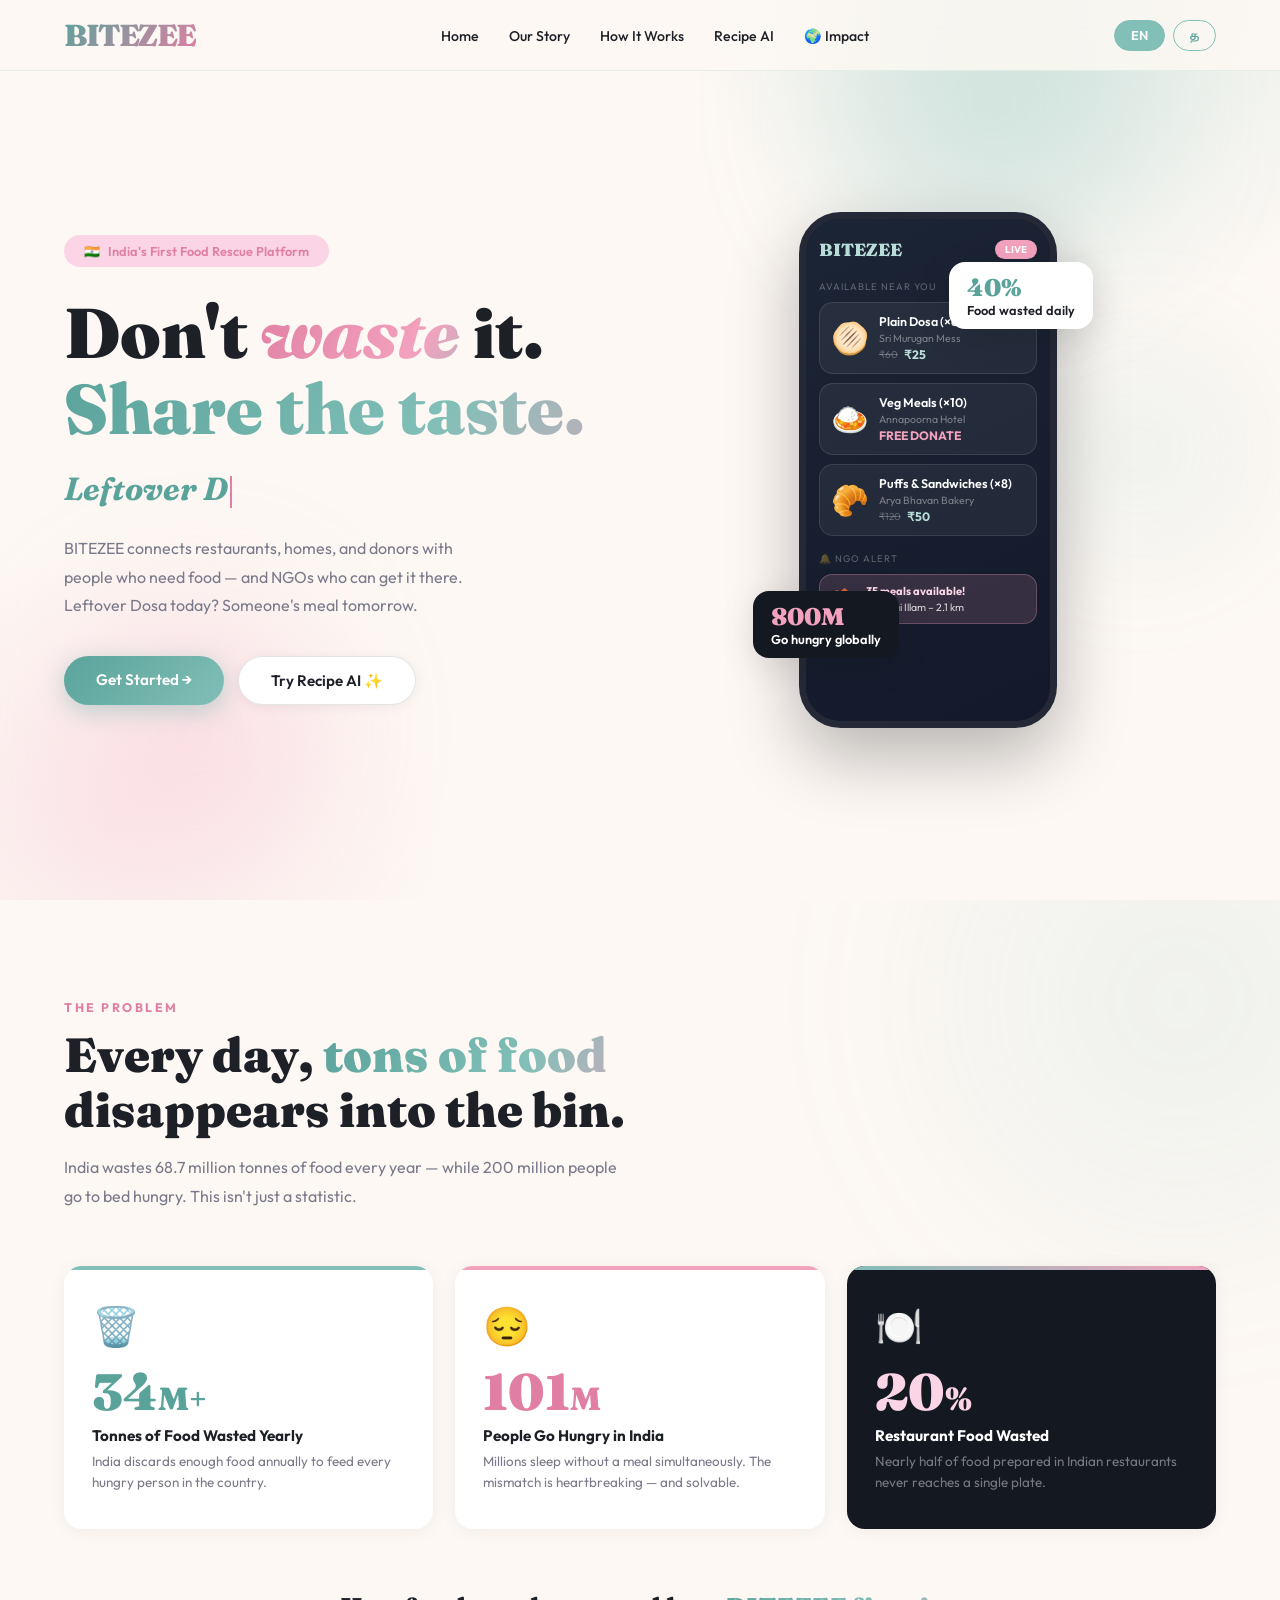
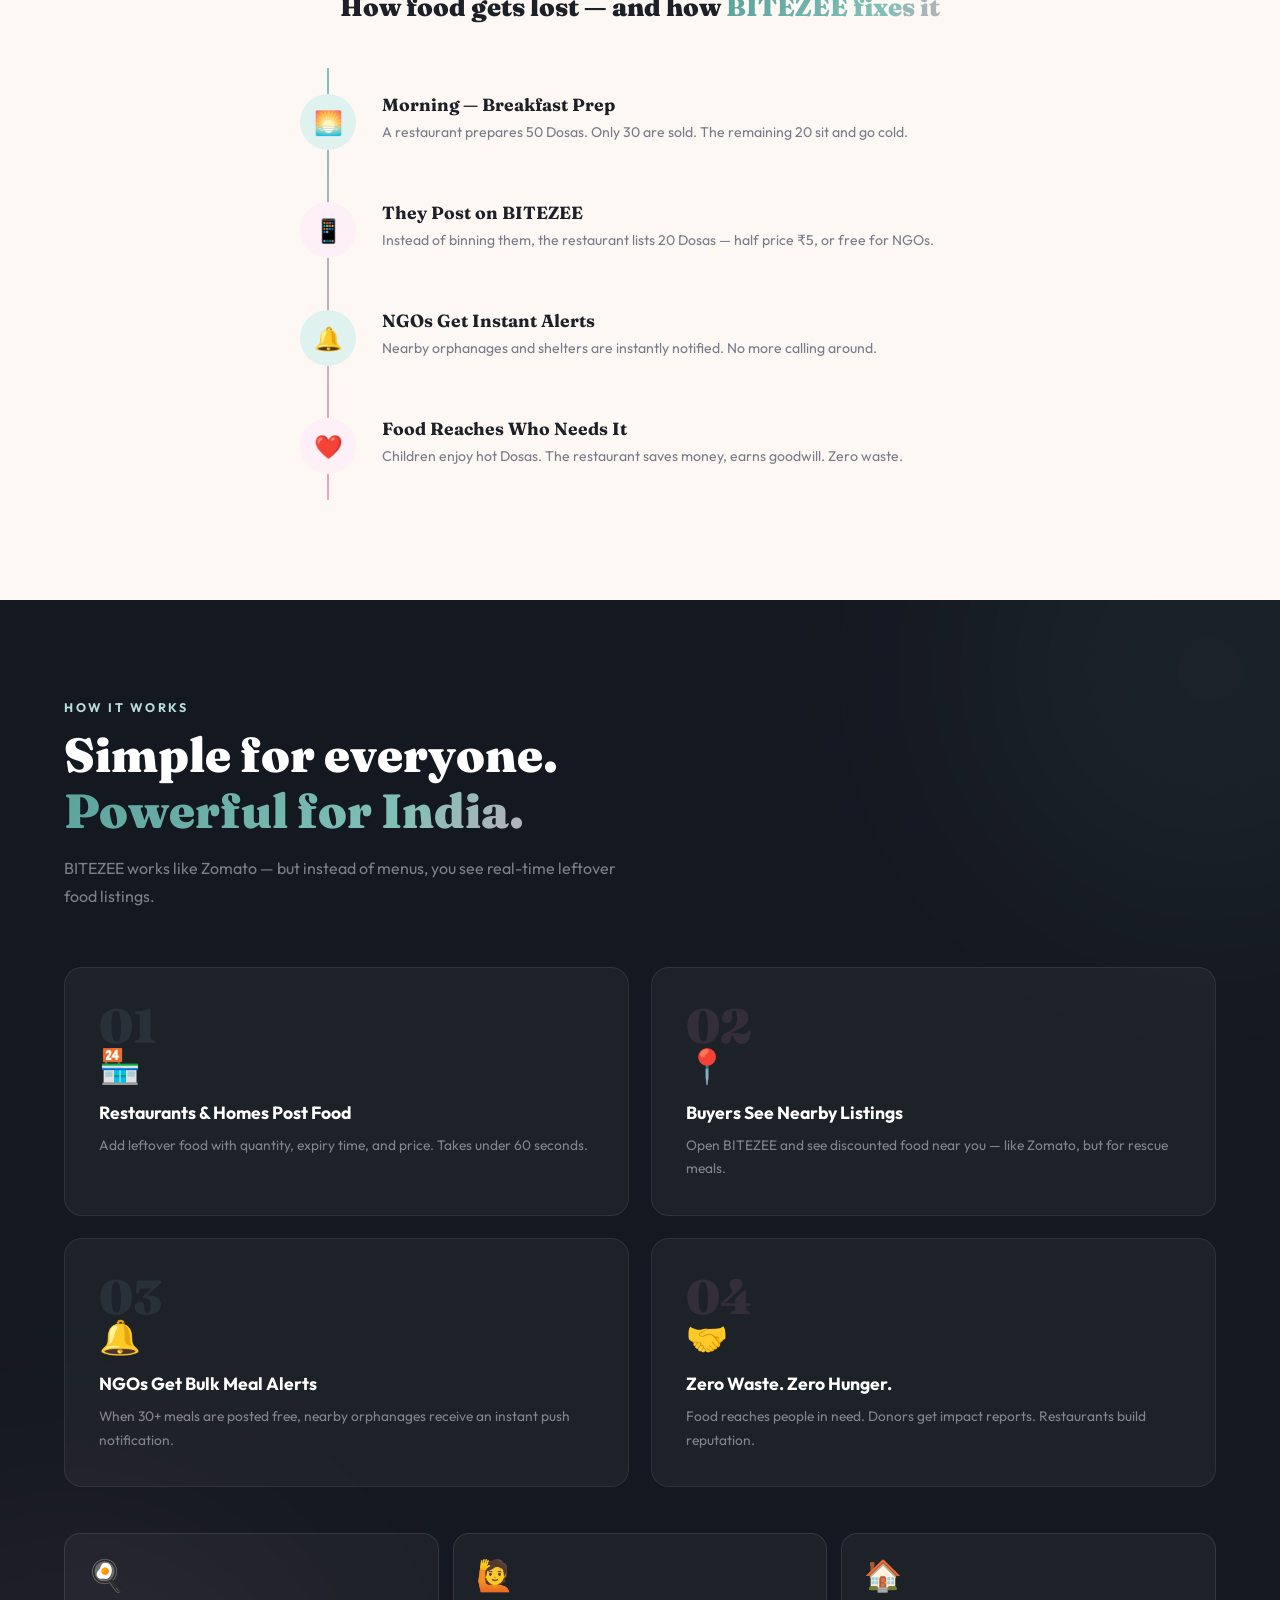
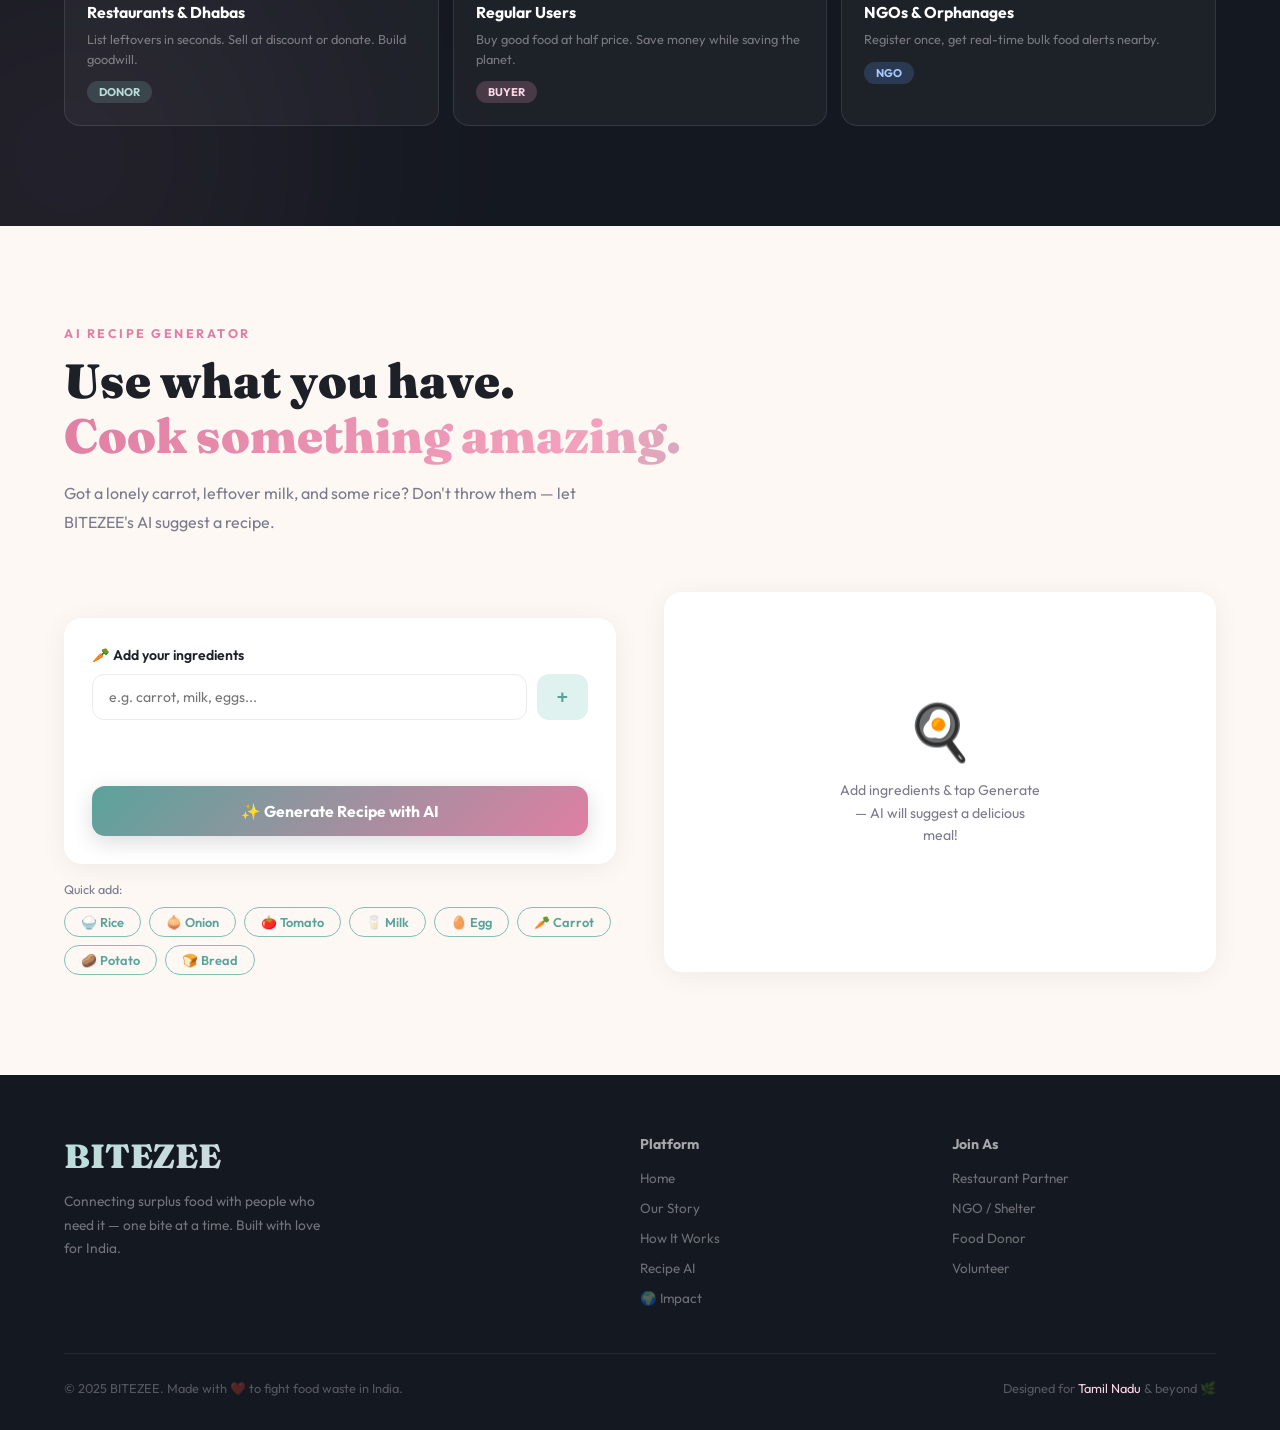
<file: templates/index.html>
<!DOCTYPE html>
<html lang="en">
<head>
<meta charset="UTF-8"/>
<meta name="viewport" content="width=device-width, initial-scale=1.0"/>
<title>BITEZEE – Don't Waste. Share the Taste.</title>
<link href="https://fonts.googleapis.com/css2?family=Fraunces:ital,opsz,wght@0,9..144,300;0,9..144,700;0,9..144,900;1,9..144,700&family=Outfit:wght@300;400;500;600;700&family=Noto+Sans+Tamil:wght@400;600;700&display=swap" rel="stylesheet"/>
<style>
:root {
  --green:#81BFB7; --gd:#5aa39b; --gl:#b8ddd9; --gll:#e0f2ef;
  --pink:#F3A2BE; --pd:#e07fa3; --pl:#fbd5e6; --pll:#fef0f6;
  --cream:#FDF8F4; --dark:#141820; --text:#1e2028; --muted:#7a7a8a;
  --r:18px;
}
*{margin:0;padding:0;box-sizing:border-box}
html{scroll-behavior:smooth}
body{font-family:'Outfit',sans-serif;background:var(--cream);color:var(--text);overflow-x:hidden}

.shine {
  background: linear-gradient(120deg, var(--gd) 0%, var(--green) 30%, var(--pink) 55%, var(--pd) 75%, var(--gd) 100%);
  background-size: 250% auto;
  -webkit-background-clip: text; -webkit-text-fill-color: transparent;
  background-clip: text;
  animation: shine 4s linear infinite;
}
@keyframes shine { to { background-position: 250% center; } }

.shine-pink {
  background: linear-gradient(120deg, var(--pd) 0%, var(--pink) 35%, var(--green) 60%, var(--gd) 85%, var(--pd) 100%);
  background-size: 250% auto;
  -webkit-background-clip: text; -webkit-text-fill-color: transparent;
  background-clip: text;
  animation: shine 3.5s linear infinite;
}

nav {
  position:fixed;top:0;width:100%;z-index:999;
  display:flex;align-items:center;justify-content:space-between;
  padding:16px 5%;
  background:rgba(253,248,244,0.84);
  backdrop-filter:blur(20px);
  border-bottom:1px solid rgba(129,191,183,0.18);
}
.nav-logo {
  font-family:'Fraunces',serif;font-size:1.9rem;font-weight:900;letter-spacing:-1.5px;
  background:linear-gradient(135deg,var(--gd),var(--pd));
  -webkit-background-clip:text;-webkit-text-fill-color:transparent;background-clip:text;
}
.nav-links{display:flex;gap:30px;list-style:none}
.nav-links a{text-decoration:none;color:var(--text);font-weight:500;font-size:.88rem;transition:color .2s}
.nav-links a:hover{color:var(--gd)}
.lang-toggle{display:flex;gap:8px}
.lang-btn{
  padding:6px 16px;border-radius:50px;
  border:1.5px solid var(--green);background:transparent;cursor:pointer;
  font-size:.8rem;font-weight:600;color:var(--gd);transition:all .2s;
  font-family:'Outfit',sans-serif;
}
.lang-btn.active,.lang-btn:hover{background:var(--green);color:#fff;border-color:var(--green)}

#hero {
  min-height:100vh;
  display:grid;grid-template-columns:1fr 1fr;align-items:center;
  padding:120px 5% 80px;position:relative;overflow:hidden;
}
.hero-bg {
  position:absolute;inset:0;pointer-events:none;
  background:
    radial-gradient(ellipse 600px 500px at 85% -5%, rgba(129,191,183,.2) 0%, transparent 70%),
    radial-gradient(ellipse 500px 400px at 8% 92%, rgba(243,162,190,.16) 0%, transparent 70%);
}
.blob {
  position:absolute;border-radius:50%;filter:blur(72px);pointer-events:none;
  animation:floatBlob 8s ease-in-out infinite;
}
.blob1{width:320px;height:320px;background:var(--green);opacity:.26;top:-60px;right:10%;animation-delay:0s}
.blob2{width:260px;height:260px;background:var(--pink);opacity:.22;bottom:40px;left:5%;animation-delay:-3s}
.blob3{width:180px;height:180px;background:var(--green);opacity:.16;top:40%;right:4%;animation-delay:-5s}
@keyframes floatBlob{
  0%,100%{transform:translateY(0) scale(1)}
  50%{transform:translateY(-28px) scale(1.06)}
}

.hero-text{position:relative;z-index:2}
.hero-badge {
  display:inline-flex;align-items:center;gap:8px;
  background:var(--pl);color:var(--pd);
  padding:8px 20px;border-radius:50px;
  font-size:.8rem;font-weight:600;margin-bottom:28px;
  animation:fadeUp .6s ease both;
}
.hero-title {
  font-family:'Fraunces',serif;
  font-size:clamp(3rem,5.5vw,5rem);
  line-height:1.08;font-weight:900;
  margin-bottom:22px;
  animation:fadeUp .7s .1s ease both;
}
.hero-title em{font-style:italic}

#typewriter-wrap{
  font-family:'Fraunces',serif;
  font-size:clamp(1.3rem,2.6vw,2rem);
  font-weight:700;font-style:italic;
  margin-bottom:26px;min-height:2.4rem;
  animation:fadeUp .7s .2s ease both;
}
#typewriter{color:var(--gd)}
#cursor{
  display:inline-block;width:2px;height:1em;
  background:var(--pd);margin-left:2px;vertical-align:text-bottom;
  animation:blink .75s step-end infinite;
}
@keyframes blink{0%,100%{opacity:1}50%{opacity:0}}

.hero-subtitle {
  font-size:1rem;color:var(--muted);line-height:1.78;max-width:440px;
  margin-bottom:36px;animation:fadeUp .7s .3s ease both;
}
.hero-ctas{display:flex;gap:14px;flex-wrap:wrap;animation:fadeUp .7s .4s ease both}

.btn-primary {
  padding:14px 32px;border-radius:50px;
  background:linear-gradient(135deg,var(--gd),var(--green));
  color:#fff;font-weight:600;font-size:.95rem;
  border:none;cursor:pointer;text-decoration:none;display:inline-block;
  transition:transform .25s,box-shadow .25s;
  box-shadow:0 6px 24px rgba(90,163,155,.38);
  font-family:'Outfit',sans-serif;
}
.btn-primary:hover{transform:translateY(-3px);box-shadow:0 12px 32px rgba(90,163,155,.46)}
.btn-secondary {
  padding:14px 32px;border-radius:50px;background:#fff;color:var(--text);
  font-weight:600;font-size:.95rem;
  border:1.5px solid rgba(0,0,0,.1);cursor:pointer;text-decoration:none;display:inline-block;
  transition:transform .25s,box-shadow .25s;box-shadow:0 2px 12px rgba(0,0,0,.06);
  font-family:'Outfit',sans-serif;
}
.btn-secondary:hover{transform:translateY(-3px);box-shadow:0 8px 24px rgba(0,0,0,.1)}

.hero-visual{position:relative;z-index:2;display:flex;justify-content:center;align-items:center;animation:fadeUp .8s .25s ease both}
.phone-wrap{position:relative}
.phone-mockup{
  width:258px;height:516px;background:var(--dark);
  border-radius:42px;border:7px solid #252836;
  box-shadow:0 28px 70px rgba(0,0,0,.28),0 0 0 1px rgba(255,255,255,.05);
  overflow:hidden;
}
.phone-screen{
  width:100%;height:100%;
  background:linear-gradient(155deg,#1c2535 0%,#13192a 100%);
  padding:18px 13px;display:flex;flex-direction:column;gap:9px;
}
.phone-topbar{display:flex;justify-content:space-between;align-items:center;padding:2px 0 8px}
.phone-logo{color:var(--gl);font-family:'Fraunces',serif;font-weight:900;font-size:1.1rem}
.phone-tag{background:var(--pink);color:#fff;font-size:.62rem;padding:3px 10px;border-radius:20px;font-weight:700}
.food-card{background:rgba(255,255,255,.055);border:1px solid rgba(255,255,255,.1);border-radius:14px;padding:11px;display:flex;gap:10px;align-items:center}
.food-emoji{font-size:1.9rem}
.food-info{flex:1}
.food-name{color:#fff;font-size:.78rem;font-weight:600}
.food-rest{color:rgba(255,255,255,.4);font-size:.66rem;margin:2px 0}
.food-price-row{display:flex;gap:6px;align-items:center}
.price-old{color:rgba(255,255,255,.28);font-size:.63rem;text-decoration:line-through}
.price-new{color:var(--gl);font-size:.76rem;font-weight:700}
.price-free{color:var(--pink);font-size:.76rem;font-weight:700}
.phone-lbl{color:rgba(255,255,255,.3);font-size:.6rem;text-transform:uppercase;letter-spacing:1px;padding:3px 0 1px}
.ngo-alert{background:rgba(243,162,190,.15);border:1px solid rgba(243,162,190,.28);border-radius:13px;padding:9px 11px;display:flex;gap:8px;align-items:center}
.ngo-icon{font-size:1.35rem}
.ngo-text{color:rgba(255,255,255,.8);font-size:.66rem;line-height:1.4}
.ngo-text strong{color:var(--pl);font-size:.7rem;display:block}

.fs{
  position:absolute;background:#fff;border-radius:16px;padding:11px 18px;
  box-shadow:0 8px 36px rgba(0,0,0,.11);font-size:.8rem;font-weight:600;
  animation:floatCard 5s ease-in-out infinite;
}
.fs .num{font-family:'Fraunces',serif;font-size:1.5rem;font-weight:900;color:var(--gd);display:block}
.fs1{top:50px;right:-36px;animation-delay:0s}
.fs2{bottom:70px;left:-46px;background:var(--dark);color:#fff;animation-delay:-2.5s}
.fs2 .num{color:var(--pink)}
@keyframes floatCard{
  0%,100%{transform:translateY(0)}
  50%{transform:translateY(-12px)}
}

.section-eyebrow{font-size:.78rem;font-weight:700;letter-spacing:2.5px;text-transform:uppercase;color:var(--pd);margin-bottom:12px}
.section-title{font-family:'Fraunces',serif;font-size:clamp(2rem,4vw,3rem);font-weight:900;line-height:1.15;margin-bottom:16px}
.section-sub{font-size:1rem;color:var(--muted);max-width:560px;line-height:1.78;margin-bottom:56px}

#story{padding:100px 5%;position:relative;overflow:hidden}
#story::before{content:'';position:absolute;top:-120px;right:-120px;width:440px;height:440px;background:var(--green);border-radius:50%;filter:blur(110px);opacity:.11;pointer-events:none}

.stats-grid{display:grid;grid-template-columns:repeat(3,1fr);gap:22px;margin-bottom:64px}
.stat-card{background:#fff;border-radius:var(--r);padding:36px 28px;position:relative;overflow:hidden;box-shadow:0 2px 18px rgba(0,0,0,.05);transition:transform .35s,box-shadow .35s;cursor:default}
.stat-card:hover{transform:translateY(-7px);box-shadow:0 18px 48px rgba(0,0,0,.1)}
.stat-card::before{content:'';position:absolute;top:0;left:0;right:0;height:4px}
.stat-card.gc::before{background:var(--green)}
.stat-card.pc::before{background:var(--pink)}
.stat-card.dc::before{background:linear-gradient(90deg,var(--green),var(--pink))}
.stat-card.dc{background:var(--dark);color:#fff}
.stat-icon{font-size:2.4rem;margin-bottom:16px;display:block}
.stat-num{font-family:'Fraunces',serif;font-size:3.2rem;font-weight:900;line-height:1;margin-bottom:2px;display:inline}
.stat-unit{font-family:'Fraunces',serif;font-size:2rem;font-weight:900}
.stat-card.gc .stat-num,.stat-card.gc .stat-unit{color:var(--gd)}
.stat-card.pc .stat-num,.stat-card.pc .stat-unit{color:var(--pd)}
.stat-card.dc .stat-num,.stat-card.dc .stat-unit{color:var(--pl)}
.stat-label{font-weight:700;font-size:.95rem;margin:8px 0 6px;display:block}
.stat-desc{font-size:.84rem;line-height:1.55}
.stat-card.gc .stat-desc,.stat-card.pc .stat-desc{color:var(--muted)}
.stat-card.dc .stat-desc{color:rgba(255,255,255,.42)}

.tl{display:flex;flex-direction:column;position:relative;max-width:680px;margin:0 auto}
.tl::before{content:'';position:absolute;left:27px;top:0;bottom:0;width:2px;background:linear-gradient(180deg,var(--green),var(--pink))}
.tl-item{display:flex;gap:26px;padding:26px 0;opacity:0;transform:translateX(-22px);transition:opacity .6s,transform .6s}
.tl-item.visible{opacity:1;transform:none}
.tl-dot{width:56px;height:56px;min-width:56px;border-radius:50%;display:flex;align-items:center;justify-content:center;font-size:1.45rem;position:relative;z-index:1}
.tl-dot.g{background:var(--gll)}
.tl-dot.p{background:var(--pll)}
.tl-body h3{font-family:'Fraunces',serif;font-size:1.1rem;margin-bottom:6px}
.tl-body p{color:var(--muted);font-size:.88rem;line-height:1.65}

#how{padding:100px 5%;background:var(--dark);color:#fff;position:relative;overflow:hidden}
#how::before{content:'';position:absolute;top:-180px;right:-180px;width:500px;height:500px;background:var(--green);border-radius:50%;filter:blur(130px);opacity:.07;pointer-events:none}
#how::after{content:'';position:absolute;bottom:-180px;left:-180px;width:500px;height:500px;background:var(--pink);border-radius:50%;filter:blur(130px);opacity:.07;pointer-events:none}
#how .section-eyebrow{color:var(--gl)}
#how .section-sub{color:rgba(255,255,255,.45)}
.how-grid{display:grid;grid-template-columns:repeat(2,1fr);gap:22px;position:relative;z-index:2}
.how-card{background:rgba(255,255,255,.04);border:1px solid rgba(255,255,255,.08);border-radius:var(--r);padding:34px;transition:background .3s,transform .3s,border .3s;cursor:default}
.how-card:hover{background:rgba(255,255,255,.07);border-color:rgba(255,255,255,.16);transform:translateY(-5px)}
.how-card .sn{font-family:'Fraunces',serif;font-size:3rem;font-weight:900;opacity:.1;line-height:1;margin-bottom:-6px}
.how-card.gc .sn{color:var(--green)}
.how-card.pc .sn{color:var(--pink)}
.how-card .si{font-size:2.1rem;margin-bottom:14px;display:block}
.how-card h3{font-size:1.1rem;font-weight:700;margin-bottom:10px}
.how-card p{color:rgba(255,255,255,.45);font-size:.86rem;line-height:1.72}
.pills{display:flex;gap:14px;margin-top:46px;position:relative;z-index:2}
.pill{flex:1;background:rgba(255,255,255,.04);border:1px solid rgba(255,255,255,.1);border-radius:16px;padding:22px;display:flex;flex-direction:column;gap:8px}
.pill-icon{font-size:1.9rem}
.pill h4{font-weight:700;font-size:.98rem}
.pill p{font-size:.8rem;color:rgba(255,255,255,.4);line-height:1.5}
.pill-tag{display:inline-block;padding:4px 12px;border-radius:50px;font-size:.7rem;font-weight:700;margin-top:4px;width:fit-content}
.tg{background:rgba(129,191,183,.2);color:var(--gl)}
.tp{background:rgba(243,162,190,.2);color:var(--pl)}
.tb{background:rgba(100,160,255,.2);color:#a8c8ff}

#recipe{padding:100px 5%}
.recipe-wrap{display:grid;grid-template-columns:1fr 1fr;gap:48px;align-items:start}
.ing-box{background:#fff;border-radius:var(--r);padding:28px;box-shadow:0 4px 28px rgba(0,0,0,.06);margin-top:26px}
.ing-box label{font-weight:600;font-size:.88rem;display:block;margin-bottom:10px}
.ing-row{display:flex;gap:10px;margin-bottom:14px}
.ing-row input{flex:1;padding:12px 16px;border:1.5px solid #ebebeb;border-radius:12px;font-size:.88rem;font-family:'Outfit',sans-serif;outline:none;transition:border .2s}
.ing-row input:focus{border-color:var(--green)}
.ing-row button{padding:12px 20px;border-radius:12px;background:var(--gll);border:none;color:var(--gd);font-weight:700;cursor:pointer;font-size:1.2rem;transition:background .2s}
.ing-row button:hover{background:var(--green);color:#fff}
.tags-area{display:flex;flex-wrap:wrap;gap:8px;min-height:34px;margin-bottom:18px}
.tag{display:flex;align-items:center;gap:6px;background:var(--pl);color:var(--pd);padding:6px 14px;border-radius:50px;font-size:.8rem;font-weight:600}
.tag button{background:none;border:none;cursor:pointer;color:var(--pd);font-size:1rem;line-height:1;padding:0}
.gen-btn{
  width:100%;padding:15px;
  background:linear-gradient(135deg,var(--gd),var(--pd));
  color:#fff;border:none;border-radius:13px;
  font-size:.98rem;font-weight:700;cursor:pointer;
  font-family:'Outfit',sans-serif;
  transition:opacity .2s,transform .2s;
  box-shadow:0 6px 22px rgba(0,0,0,.14);
}
.gen-btn:hover{opacity:.9;transform:translateY(-1px)}
.gen-btn:disabled{opacity:.48;cursor:not-allowed;transform:none}
.recipe-out{background:#fff;border-radius:var(--r);padding:30px;box-shadow:0 4px 28px rgba(0,0,0,.06);min-height:380px}
.rp-ph{display:flex;flex-direction:column;align-items:center;justify-content:center;height:300px;text-align:center;color:var(--muted)}
.rp-ph .bige{font-size:3.4rem;margin-bottom:14px}
.rp-ph p{font-size:.88rem;line-height:1.6;max-width:200px}
.recipe-result h3{font-family:'Fraunces',serif;font-size:1.5rem;margin-bottom:6px;color:var(--dark)}
.r-meta{display:flex;gap:10px;flex-wrap:wrap;margin-bottom:18px}
.r-meta span{background:var(--gll);color:var(--gd);padding:4px 12px;border-radius:50px;font-size:.76rem;font-weight:600}
.r-meta span.p{background:var(--pll);color:var(--pd)}
.r-sec{font-weight:700;font-size:.82rem;text-transform:uppercase;letter-spacing:1px;color:var(--muted);margin:16px 0 9px}
.r-ings{list-style:none;display:flex;flex-wrap:wrap;gap:7px}
.r-ings li{background:var(--cream);border-radius:8px;padding:5px 12px;font-size:.8rem;font-weight:500}
.r-steps{list-style:none;counter-reset:sc}
.r-steps li{display:flex;gap:13px;margin-bottom:13px;align-items:flex-start}
.r-steps li::before{counter-increment:sc;content:counter(sc);min-width:26px;height:26px;background:var(--green);color:#fff;border-radius:50%;font-size:.76rem;font-weight:700;display:flex;align-items:center;justify-content:center;flex-shrink:0;margin-top:2px}
.r-steps li span{font-size:.86rem;line-height:1.62}
.r-tip{background:var(--gll);border-radius:12px;padding:13px 17px;margin-top:18px;font-size:.84rem;color:var(--gd)}
.shimmer-box{display:flex;flex-direction:column;gap:12px;padding:8px 0}
.shl{height:13px;border-radius:8px;background:linear-gradient(90deg,#f0f0f0 25%,#e6e6e6 50%,#f0f0f0 75%);background-size:200% 100%;animation:shimmer 1.5s infinite}
.shl.s{width:38%}.shl.m{width:68%}.shl.l{width:100%}
@keyframes shimmer{0%{background-position:200% 0}100%{background-position:-200% 0}}

footer{background:var(--dark);color:#fff;padding:60px 5% 34px}
.footer-grid{display:grid;grid-template-columns:2fr 1fr 1fr;gap:48px;margin-bottom:46px}
.f-logo{font-family:'Fraunces',serif;font-size:2.1rem;font-weight:900;background:linear-gradient(135deg,var(--gl),var(--pl));-webkit-background-clip:text;-webkit-text-fill-color:transparent;background-clip:text;margin-bottom:13px}
.footer-brand p{color:rgba(255,255,255,.4);font-size:.86rem;line-height:1.72;max-width:270px}
.footer-col h4{font-weight:700;margin-bottom:14px;font-size:.88rem;color:rgba(255,255,255,.62)}
.footer-col ul{list-style:none;display:flex;flex-direction:column;gap:10px}
.footer-col ul a{color:rgba(255,255,255,.38);text-decoration:none;font-size:.84rem;transition:color .2s}
.footer-col ul a:hover{color:var(--gl)}
.footer-bot{border-top:1px solid rgba(255,255,255,.07);padding-top:26px;display:flex;justify-content:space-between;align-items:center;font-size:.8rem;color:rgba(255,255,255,.28)}

@keyframes fadeUp{from{opacity:0;transform:translateY(26px)}to{opacity:1;transform:translateY(0)}}
.reveal{opacity:0;transform:translateY(32px);transition:opacity .65s ease,transform .65s ease}
.reveal.visible{opacity:1;transform:none}

.ta-block{display:none!important}
.en-block{display:block}
body.tamil .ta-block{display:block!important}
body.tamil .en-block{display:none!important}

@media(max-width:900px){
  #hero{grid-template-columns:1fr;padding-top:100px}
  .hero-visual{display:none}
  .stats-grid{grid-template-columns:1fr}
  .how-grid{grid-template-columns:1fr}
  .recipe-wrap{grid-template-columns:1fr}
  .footer-grid{grid-template-columns:1fr;gap:26px}
  .pills{flex-direction:column}
  .nav-links{display:none}
}
</style>
</head>
<body>

<nav>
  <div class="nav-logo">BITEZEE</div>
  <ul class="nav-links">
    <li><a href="#hero" data-en="Home" data-ta="முகப்பு">Home</a></li>
    <li><a href="#story" data-en="Our Story" data-ta="கதை">Our Story</a></li>
    <li><a href="/donate" data-en="How It Works" data-ta="எப்படி?">How It Works</a></li>
    <li><a href="#recipe" data-en="Recipe AI" data-ta="செய்முறை AI">Recipe AI</a></li>
    <li><a href="/impact">🌍 Impact</a></li>
  </ul>
  <div class="lang-toggle">
    <button class="lang-btn active" onclick="setLang('en')">EN</button>
    <button class="lang-btn" onclick="setLang('ta')">த</button>
  </div>
</nav>

<section id="hero">
  <div class="hero-bg"></div>
  <div class="blob blob1"></div>
  <div class="blob blob2"></div>
  <div class="blob blob3"></div>

  <div class="hero-text">
    <div class="hero-badge">
      <span>🇮🇳</span>
      <span data-en="India's First Food Rescue Platform" data-ta="இந்தியாவின் முதல் உணவு மீட்பு தளம்">India's First Food Rescue Platform</span>
    </div>

    <h1 class="hero-title en-block">
      Don't <em class="shine-pink">waste</em> it.<br><span class="shine">Share the taste.</span>
    </h1>
    <h1 class="hero-title ta-block" style="font-family:'Noto Sans Tamil',serif;font-size:clamp(2.2rem,4vw,3.8rem)">
      வீணாக்காதீர்.<br><span class="shine">சுவையைப் பகிருங்கள்.</span>
    </h1>

    <div id="typewriter-wrap">
      <span id="typewriter"></span><span id="cursor"></span>
    </div>

    <p class="hero-subtitle"
       data-en="BITEZEE connects restaurants, homes, and donors with people who need food — and NGOs who can get it there. Leftover Dosa today? Someone's meal tomorrow."
       data-ta="BITEZEE உணவகங்களையும் வீடுகளையும் — தேவையுள்ளவர்களுடன் இணைக்கிறது. இன்று மீதமான தோசை? நாளை யாரோ ஒருவரின் உணவு.">
      BITEZEE connects restaurants, homes, and donors with people who need food — and NGOs who can get it there. Leftover Dosa today? Someone's meal tomorrow.
    </p>

    <div class="hero-ctas">
      <!-- ✅ LINKED: Get Started → login page, then auto-redirect to order.html -->
      <a href="/login" class="btn-primary" data-en="Get Started →" data-ta="தொடங்குங்கள் →">Get Started →</a>
      <a href="#recipe" class="btn-secondary" data-en="Try Recipe AI ✨" data-ta="செய்முறை AI முயற்சி ✨">Try Recipe AI ✨</a>
    </div>
  </div>

  <div class="hero-visual">
    <div class="phone-wrap">
      <div class="phone-mockup">
        <div class="phone-screen">
          <div class="phone-topbar">
            <span class="phone-logo">BITEZEE</span>
            <span class="phone-tag">LIVE</span>
          </div>
          <div class="phone-lbl">Available Near You</div>
          <div class="food-card"><div class="food-emoji">🫓</div><div class="food-info"><div class="food-name">Plain Dosa (×6)</div><div class="food-rest">Sri Murugan Mess</div><div class="food-price-row"><span class="price-old">₹60</span><span class="price-new">₹25</span></div></div></div>
          <div class="food-card"><div class="food-emoji">🍛</div><div class="food-info"><div class="food-name">Veg Meals (×10)</div><div class="food-rest">Annapoorna Hotel</div><div class="food-price-row"><span class="price-free">FREE DONATE</span></div></div></div>
          <div class="food-card"><div class="food-emoji">🥐</div><div class="food-info"><div class="food-name">Puffs & Sandwiches (×8)</div><div class="food-rest">Arya Bhavan Bakery</div><div class="food-price-row"><span class="price-old">₹120</span><span class="price-new">₹50</span></div></div></div>
          <div class="phone-lbl" style="margin-top:4px">🔔 NGO Alert</div>
          <div class="ngo-alert"><div class="ngo-icon">🏠</div><div class="ngo-text"><strong>35 meals available!</strong>Nanmai Illam – 2.1 km</div></div>
        </div>
      </div>
      <div class="fs fs1"><span class="num">40%</span>Food wasted daily</div>
      <div class="fs fs2"><span class="num">800M</span>Go hungry globally</div>
    </div>
  </div>
</section>

<section id="story">
  <div class="section-eyebrow" data-en="THE PROBLEM" data-ta="சிக்கல்">THE PROBLEM</div>
  <h2 class="section-title en-block">Every day, <span class="shine">tons of food</span><br>disappears into the bin.</h2>
  <h2 class="section-title ta-block" style="font-family:'Noto Sans Tamil',serif;font-size:clamp(1.6rem,3.5vw,2.4rem)">தினமும் <span class="shine">டன்கணக்கான உணவு</span><br>குப்பையில் போகிறது.</h2>
  <p class="section-sub"
     data-en="India wastes 68.7 million tonnes of food every year — while 200 million people go to bed hungry. This isn't just a statistic. It's your neighbor's unfinished biryani. It's the Dosa that didn't sell."
     data-ta="இந்தியா ஆண்டுக்கு 68.7 மில்லியன் டன் உணவை வீணாக்குகிறது — 20 கோடி பேர் பட்டினியாக தூங்கும் நாட்டில். இது வெறும் புள்ளிவிவரம் அல்ல.">
    India wastes 68.7 million tonnes of food every year — while 200 million people go to bed hungry. This isn't just a statistic.
  </p>

  <div class="stats-grid">
    <div class="stat-card gc reveal">
      <span class="stat-icon">🗑️</span>
      <div><span class="stat-num counter" data-target="68">0</span><span class="stat-unit">M+</span></div>
      <span class="stat-label" data-en="Tonnes of Food Wasted Yearly" data-ta="டன் உணவு வீணாக்கப்படுகிறது">Tonnes of Food Wasted Yearly</span>
      <div class="stat-desc" data-en="India discards enough food annually to feed every hungry person in the country." data-ta="இந்தியா ஆண்டுதோறும் நாட்டின் ஒவ்வொரு பசித்தவரையும் உணவூட்டக்கூடிய அளவு வீணாக்குகிறது.">India discards enough food annually to feed every hungry person in the country.</div>
    </div>
    <div class="stat-card pc reveal">
      <span class="stat-icon">😔</span>
      <div><span class="stat-num counter" data-target="200">0</span><span class="stat-unit">M</span></div>
      <span class="stat-label" data-en="People Go Hungry in India" data-ta="பேர் பட்டினியால் தவிக்கிறார்கள்">People Go Hungry in India</span>
      <div class="stat-desc" data-en="Millions sleep without a meal simultaneously. The mismatch is heartbreaking — and solvable." data-ta="கோடிக்கணக்கானோர் சாப்பிடாமல் தூங்குகிறார்கள். இது தீர்க்கக்கூடியது.">Millions sleep without a meal simultaneously. The mismatch is heartbreaking — and solvable.</div>
    </div>
    <div class="stat-card dc reveal">
      <span class="stat-icon">🍽️</span>
      <div><span class="stat-num counter" data-target="40">0</span><span class="stat-unit">%</span></div>
      <span class="stat-label" data-en="Restaurant Food Wasted" data-ta="உணவகங்களில் வீணாகும் உணவு">Restaurant Food Wasted</span>
      <div class="stat-desc" data-en="Nearly half of food prepared in Indian restaurants never reaches a single plate." data-ta="இந்திய உணவகங்களில் தயாரிக்கப்படும் கிட்டத்தட்ட பாதி உணவு தட்டை சென்றடைவதில்லை.">Nearly half of food prepared in Indian restaurants never reaches a single plate.</div>
    </div>
  </div>

  <div style="text-align:center;margin-bottom:46px">
    <h3 class="section-title en-block" style="font-size:1.6rem">How food gets lost — and how <span class="shine">BITEZEE fixes it</span></h3>
    <h3 class="section-title ta-block" style="font-family:'Noto Sans Tamil',serif;font-size:1.3rem">உணவு எப்படி வீணாகிறது — <span class="shine">BITEZEE எப்படி தீர்க்கிறது</span></h3>
  </div>

  <div class="tl">
    <div class="tl-item"><div class="tl-dot g">🌅</div><div class="tl-body"><h3 data-en="Morning — Breakfast Prep" data-ta="காலை — காலை உணவு தயாரிப்பு">Morning — Breakfast Prep</h3><p data-en="A restaurant prepares 50 Dosas. Only 30 are sold. The remaining 20 sit and go cold." data-ta="ஒரு உணவகம் 50 தோசை தயாரிக்கிறது. 30 மட்டுமே விற்கிறது. மீதி 20 குளிர்ந்து போகிறது.">A restaurant prepares 50 Dosas. Only 30 are sold. The remaining 20 sit and go cold.</p></div></div>
    <div class="tl-item"><div class="tl-dot p">📱</div><div class="tl-body"><h3 data-en="They Post on BITEZEE" data-ta="BITEZEE-ல் பதிவிடுகிறார்கள்">They Post on BITEZEE</h3><p data-en="Instead of binning them, the restaurant lists 20 Dosas — half price ₹5, or free for NGOs." data-ta="தூக்கி எறிவதற்கு பதில், ₹5-க்கு அல்லது NGO-களுக்கு இலவசமாக பதிவிடுகிறார்கள்.">Instead of binning them, the restaurant lists 20 Dosas — half price ₹5, or free for NGOs.</p></div></div>
    <div class="tl-item"><div class="tl-dot g">🔔</div><div class="tl-body"><h3 data-en="NGOs Get Instant Alerts" data-ta="NGO-களுக்கு உடனடி அறிவிப்பு">NGOs Get Instant Alerts</h3><p data-en="Nearby orphanages and shelters are instantly notified. No more calling around." data-ta="அருகில் உள்ள அனாதை இல்லங்கள் உடனடியாக அறிவிக்கப்படுகின்றன.">Nearby orphanages and shelters are instantly notified. No more calling around.</p></div></div>
    <div class="tl-item"><div class="tl-dot p">❤️</div><div class="tl-body"><h3 data-en="Food Reaches Who Needs It" data-ta="தேவையானவர்களுக்கு உணவு கிடைக்கிறது">Food Reaches Who Needs It</h3><p data-en="Children enjoy hot Dosas. The restaurant saves money, earns goodwill. Zero waste." data-ta="குழந்தைகளுக்கு சூடான தோசை கிடைக்கிறது. உணவகம் பணம் மிச்சப்படுத்துகிறது. வீண் இல்லை.">Children enjoy hot Dosas. The restaurant saves money, earns goodwill. Zero waste.</p></div></div>
  </div>
</section>

<section id="how">
  <div class="section-eyebrow" data-en="HOW IT WORKS" data-ta="எப்படி செயல்படுகிறது">HOW IT WORKS</div>
  <h2 class="section-title en-block">Simple for everyone.<br><span class="shine">Powerful for India.</span></h2>
  <h2 class="section-title ta-block" style="font-family:'Noto Sans Tamil',serif;font-size:clamp(1.6rem,3.5vw,2.4rem)">எல்லோருக்கும் எளிது.<br><span class="shine">இந்தியாவுக்கு சக்திவாய்ந்தது.</span></h2>
  <p class="section-sub" data-en="BITEZEE works like Zomato — but instead of menus, you see real-time leftover food listings. Restaurants post, users buy or donate, NGOs collect in bulk." data-ta="BITEZEE ஜொமேட்டோ போல் செயல்படுகிறது — ஆனால் மெனுக்களுக்கு பதிலாக நிஜ நேர மிச்ச உணவு பட்டியல்களை காண்கீர்கள்.">BITEZEE works like Zomato — but instead of menus, you see real-time leftover food listings.</p>

  <div class="how-grid">
    <div class="how-card gc reveal"><div class="sn">01</div><span class="si">🏪</span><h3 data-en="Restaurants & Homes Post Food" data-ta="உணவகங்கள் & வீடுகள் பதிவிடும்">Restaurants & Homes Post Food</h3><p data-en="Add leftover food with quantity, expiry time, and price. Takes under 60 seconds." data-ta="மிச்ச உணவை அளவு, நேரம், விலையுடன் பதிவிடுங்கள். 60 வினாடிகளுக்கும் குறைவு.">Add leftover food with quantity, expiry time, and price. Takes under 60 seconds.</p></div>
    <div class="how-card pc reveal"><div class="sn">02</div><span class="si">📍</span><h3 data-en="Buyers See Nearby Listings" data-ta="வாங்குபவர்கள் அருகில் உள்ளதை பார்க்கும்">Buyers See Nearby Listings</h3><p data-en="Open BITEZEE and see discounted food near you — like Zomato, but for rescue meals." data-ta="BITEZEE திறந்து தள்ளுபடி உணவை அருகில் காண்கீர்கள்.">Open BITEZEE and see discounted food near you — like Zomato, but for rescue meals.</p></div>
    <div class="how-card gc reveal"><div class="sn">03</div><span class="si">🔔</span><h3 data-en="NGOs Get Bulk Meal Alerts" data-ta="NGO-களுக்கு மொத்த உணவு அறிவிப்பு">NGOs Get Bulk Meal Alerts</h3><p data-en="When 30+ meals are posted free, nearby orphanages receive an instant push notification." data-ta="30+ உணவுகள் இலவசமாக பதிவிடும்போது அனாதை இல்லங்களுக்கு உடனடி அறிவிப்பு வரும்.">When 30+ meals are posted free, nearby orphanages receive an instant push notification.</p></div>
    <div class="how-card pc reveal"><div class="sn">04</div><span class="si">🤝</span><h3 data-en="Zero Waste. Zero Hunger." data-ta="வீண் இல்லை. பட்டினி இல்லை.">Zero Waste. Zero Hunger.</h3><p data-en="Food reaches people in need. Donors get impact reports. Restaurants build reputation." data-ta="உணவு தேவையானவர்களை சென்றடைகிறது. தானியாளர்கள் தாக்க அறிக்கை பெறுகிறார்கள்.">Food reaches people in need. Donors get impact reports. Restaurants build reputation.</p></div>
  </div>

  <div class="pills reveal">
    <div class="pill"><div class="pill-icon">🍳</div><h4 data-en="Restaurants & Dhabas" data-ta="உணவகங்கள்">Restaurants & Dhabas</h4><p data-en="List leftovers in seconds. Sell at discount or donate. Build goodwill." data-ta="உணவை பதிவிட்டு விற்கவும் அல்லது தானம் செய்யவும்.">List leftovers in seconds. Sell at discount or donate. Build goodwill.</p><span class="pill-tag tg">DONOR</span></div>
    <div class="pill"><div class="pill-icon">🙋</div><h4 data-en="Regular Users" data-ta="பொது பயனர்கள்">Regular Users</h4><p data-en="Buy good food at half price. Save money while saving the planet." data-ta="கோடி விலையில் நல்ல உணவை வாங்குங்கள்.">Buy good food at half price. Save money while saving the planet.</p><span class="pill-tag tp">BUYER</span></div>
    <div class="pill"><div class="pill-icon">🏠</div><h4 data-en="NGOs & Orphanages" data-ta="NGO & அனாதை இல்லங்கள்">NGOs & Orphanages</h4><p data-en="Register once, get real-time bulk food alerts nearby." data-ta="பதிவு செய்யுங்கள், மொத்த உணவு தானத்திற்கு அறிவிப்பு பெறுங்கள்.">Register once, get real-time bulk food alerts nearby.</p><span class="pill-tag tb">NGO</span></div>
  </div>
</section>

<section id="recipe">
  <div class="section-eyebrow" data-en="AI RECIPE GENERATOR" data-ta="AI செய்முறை உருவாக்கி">AI RECIPE GENERATOR</div>
  <h2 class="section-title en-block">Use what you have.<br><span class="shine-pink">Cook something amazing.</span></h2>
  <h2 class="section-title ta-block" style="font-family:'Noto Sans Tamil',serif;font-size:clamp(1.6rem,3.5vw,2.4rem)">இருப்பதை உபயோகி.<br><span class="shine-pink">சிறப்பாக சமை.</span></h2>
  <p class="section-sub"
     data-en="Got a lonely carrot, leftover milk, and some rice? Don't throw them — let BITEZEE's AI suggest a recipe using exactly what's in your fridge."
     data-ta="ஒரு கேரட், மிச்சமான பால், சில அரிசி இருக்கிறதா? தூக்கி எறியாதீர் — AI உங்கள் ஃபிரிட்ஜில் இருப்பதைக் கொண்டு செய்முறை சொல்லும்.">
    Got a lonely carrot, leftover milk, and some rice? Don't throw them — let BITEZEE's AI suggest a recipe.
  </p>

  <div class="recipe-wrap">
    <div class="reveal">
      <div class="ing-box">
        <label data-en="🥕 Add your ingredients" data-ta="🥕 உங்கள் பொருட்களை சேர்க்கவும்">🥕 Add your ingredients</label>
        <div class="ing-row">
          <input type="text" id="ingInput" placeholder="e.g. carrot, milk, eggs..."/>
          <button onclick="addIng()">+</button>
        </div>
        <div class="tags-area" id="tagsArea"></div>
        <button class="gen-btn" id="genBtn" onclick="generateRecipe()">
          <span id="genBtnTxt">✨ Generate Recipe with AI</span>
        </button>
      </div>
      <div style="margin-top:18px">
        <p style="font-size:.78rem;color:var(--muted);margin-bottom:10px" data-en="Quick add:" data-ta="விரைவாக சேர்:">Quick add:</p>
        <div style="display:flex;flex-wrap:wrap;gap:8px">
          <button onclick="quickAdd('Rice')" class="lang-btn" data-en="🍚 Rice" data-ta="🍚 அரிசி">🍚 Rice</button>
          <button onclick="quickAdd('Onion')" class="lang-btn" data-en="🧅 Onion" data-ta="🧅 வெங்காயம்">🧅 Onion</button>
          <button onclick="quickAdd('Tomato')" class="lang-btn" data-en="🍅 Tomato" data-ta="🍅 தக்காளி">🍅 Tomato</button>
          <button onclick="quickAdd('Milk')" class="lang-btn" data-en="🥛 Milk" data-ta="🥛 பால்">🥛 Milk</button>
          <button onclick="quickAdd('Egg')" class="lang-btn" data-en="🥚 Egg" data-ta="🥚 முட்டை">🥚 Egg</button>
          <button onclick="quickAdd('Carrot')" class="lang-btn" data-en="🥕 Carrot" data-ta="🥕 கேரட்">🥕 Carrot</button>
          <button onclick="quickAdd('Potato')" class="lang-btn" data-en="🥔 Potato" data-ta="🥔 உருளை">🥔 Potato</button>
          <button onclick="quickAdd('Bread')" class="lang-btn" data-en="🍞 Bread" data-ta="🍞 ரொட்டி">🍞 Bread</button>
        </div>
      </div>
    </div>
    <div class="reveal">
      <div class="recipe-out" id="recipeOut">
        <div class="rp-ph">
          <div class="bige">🍳</div>
          <p data-en="Add ingredients &amp; tap Generate — AI will suggest a delicious meal!" data-ta="பொருட்களை சேர்த்து Generate அழுத்துங்கள் — AI சுவையான உணவை பரிந்துரைக்கும்!">Add ingredients &amp; tap Generate — AI will suggest a delicious meal!</p>
        </div>
      </div>
    </div>
  </div>
</section>

<footer>
  <div class="footer-grid">
    <div class="footer-brand">
      <div class="f-logo">BITEZEE</div>
      <p data-en="Connecting surplus food with people who need it — one bite at a time. Built with love for India." data-ta="மிச்ச உணவை தேவையானவர்களுடன் இணைக்கிறோம். இந்தியாவிற்காக அன்புடன்.">Connecting surplus food with people who need it — one bite at a time. Built with love for India.</p>
    </div>
    <div class="footer-col">
      <h4 data-en="Platform" data-ta="தளம்">Platform</h4>
      <ul>
        <li><a href="#hero" data-en="Home" data-ta="முகப்பு">Home</a></li>
        <li><a href="#story" data-en="Our Story" data-ta="கதை">Our Story</a></li>
        <li><a href="/donate" data-en="How It Works" data-ta="எப்படி?">How It Works</a></li>
        <li><a href="#recipe" data-en="Recipe AI" data-ta="செய்முறை AI">Recipe AI</a></li>
    <li><a href="/impact">🌍 Impact</a></li>
      </ul>
    </div>
    <div class="footer-col">
      <h4 data-en="Join As" data-ta="சேருங்கள்">Join As</h4>
      <ul>
        <li><a href="/order" data-en="Restaurant Partner" data-ta="உணவக கூட்டாளி">Restaurant Partner</a></li>
        <li><a href="/order" data-en="NGO / Shelter" data-ta="NGO / அனாதை இல்லம்">NGO / Shelter</a></li>
        <li><a href="/order" data-en="Food Donor" data-ta="உணவு தானியாளர்">Food Donor</a></li>
        <li><a href="/order" data-en="Volunteer" data-ta="தன்னார்வலர்">Volunteer</a></li>
      </ul>
    </div>
  </div>
  <div class="footer-bot">
    <span>© 2025 BITEZEE. Made with ❤️ to fight food waste in India.</span>
    <span>Designed for <span style="color:var(--pl)">Tamil Nadu</span> & beyond 🌿</span>
  </div>
</footer>

<script>
let lang = 'en';
const twEN = ['Leftover Dosa? List it.','Surplus Biryani? Share it.','Extra Idli? Donate it.','One post. Zero waste.','Feed someone today. 🌿'];
const twTA = ['மீதமான தோசையா? பட்டியலிடுங்கள்.','மிச்சமான பிரியாணியா? பகிருங்கள்.','கூடுதல் இட்லியா? தானம் செய்யுங்கள்.','ஒரு பதிவு. வீண் இல்லை.'];
let twPhrases = twEN, twIdx=0, twChar=0, twDel=false;

function setLang(l) {
  lang = l;
  document.querySelectorAll('.lang-btn').forEach(b => {
    b.classList.toggle('active', (b.textContent.trim()==='EN'&&l==='en')||(b.textContent.trim()==='த'&&l==='ta'));
  });
  document.body.classList.toggle('tamil', l==='ta');
  document.querySelectorAll('[data-en]').forEach(el => {
    const t = el.getAttribute('data-'+l);
    if(t) el.textContent = t;
  });
  twPhrases = l==='ta' ? twTA : twEN;
  twIdx=0; twChar=0; twDel=false;
  document.getElementById('typewriter').textContent='';
  document.getElementById('genBtnTxt').textContent = l==='en'?'✨ Generate Recipe with AI':'✨ AI கொண்டு செய்முறை உருவாக்கு';
  document.getElementById('ingInput').placeholder = l==='en'?'e.g. carrot, milk, eggs...':'எ.கா. கேரட், பால், முட்டை...';
}

function runTW() {
  const el = document.getElementById('typewriter');
  const phrase = twPhrases[twIdx % twPhrases.length];
  if (!twDel) {
    el.textContent = phrase.substring(0, ++twChar);
    if (twChar === phrase.length) { twDel=true; setTimeout(runTW,1900); return; }
  } else {
    el.textContent = phrase.substring(0, --twChar);
    if (twChar === 0) { twDel=false; twIdx++; setTimeout(runTW,420); return; }
  }
  setTimeout(runTW, twDel ? 42 : 72);
}
setTimeout(runTW, 1000);

function animCounter(el) {
  if (el.dataset.done) return;
  el.dataset.done = '1';
  const target = +el.dataset.target;
  const dur = 1800, step = target/(dur/16);
  let cur = 0;
  const t = setInterval(() => {
    cur = Math.min(cur+step, target);
    el.textContent = Math.floor(cur);
    if (cur>=target) clearInterval(t);
  }, 16);
}

const obs = new IntersectionObserver(entries => {
  entries.forEach(e => {
    if (!e.isIntersecting) return;
    e.target.classList.add('visible');
    e.target.querySelectorAll('.counter').forEach(animCounter);
  });
}, { threshold: 0.15 });
document.querySelectorAll('.reveal, .tl-item').forEach(el => obs.observe(el));
document.querySelectorAll('.stat-card').forEach(el => {
  const co = new IntersectionObserver(entries => {
    entries.forEach(e => { if(e.isIntersecting){ e.target.querySelectorAll('.counter').forEach(animCounter); co.unobserve(e.target); } });
  }, {threshold:.3});
  co.observe(el);
});

let ingredients = [];
function addIng(){
  const inp=document.getElementById('ingInput');
  const v=inp.value.trim();
  if(!v||ingredients.includes(v)){inp.value='';return;}
  ingredients.push(v); renderTags(); inp.value=''; inp.focus();
}
function quickAdd(item){ if(!ingredients.includes(item)){ingredients.push(item);renderTags();} }
document.getElementById('ingInput').addEventListener('keydown',e=>{if(e.key==='Enter')addIng();});
function removeIng(i){ingredients.splice(i,1);renderTags();}
function renderTags(){
  document.getElementById('tagsArea').innerHTML=ingredients.map((ing,i)=>
    `<div class="tag">${ing}<button onclick="removeIng(${i})">×</button></div>`).join('');
}

async function generateRecipe(){
  if(!ingredients.length){
    alert(lang==='en'?'Add at least one ingredient first!':'முதலில் ஒரு பொருளை சேர்க்கவும்!');
    return;
  }
  const btn=document.getElementById('genBtn');
  const txt=document.getElementById('genBtnTxt');
  const out=document.getElementById('recipeOut');
  btn.disabled=true;
  txt.textContent=lang==='en'?'⏳ Generating...':'⏳ உருவாக்குகிறோம்...';
  out.innerHTML=`<div class="shimmer-box"><div class="shl s"></div><div class="shl m"></div><div class="shl l"></div><div class="shl m"></div><div class="shl l"></div><div class="shl s"></div><div class="shl l"></div><div class="shl m"></div></div>`;

  const prompt = lang==='ta'
    ? `நீங்கள் BITEZEE-ன் AI சமையல் உதவியாளர். பயனரிடம் இந்த பொருட்கள் உள்ளன: ${ingredients.join(', ')}. இந்த பொருட்களை மட்டும் பயன்படுத்தி ஒரு இந்திய செய்முறை உருவாக்கவும். ONLY JSON திரும்பவும், backticks வேண்டாம்: {"name":"","servings":"","time":"","difficulty":"","ingredients_used":[],"steps":[],"tip":""}`
    : `You are BITEZEE's AI recipe assistant. User has: ${ingredients.join(', ')}. Create a simple Indian recipe using ONLY these. Respond ONLY with JSON, no markdown: {"name":"","servings":"","time":"","difficulty":"","ingredients_used":[],"steps":[],"tip":""}`;

  try {
    const res=await fetch('https://api.anthropic.com/v1/messages',{
      method:'POST',headers:{'Content-Type':'application/json'},
      body:JSON.stringify({model:'claude-sonnet-4-20250514',max_tokens:1000,messages:[{role:'user',content:prompt}]})
    });
    const data=await res.json();
    const raw=data.content.map(c=>c.text||'').join('').replace(/```json|```/g,'').trim();
    const r=JSON.parse(raw);
    const iL=lang==='en'?'Ingredients Used':'பயன்படுத்திய பொருட்கள்';
    const sL=lang==='en'?'Steps':'படிகள்';
    const tL=lang==='en'?'💡 Tip':'💡 குறிப்பு';
    out.innerHTML=`<div class="recipe-result">
      <h3>${r.name}</h3>
      <div class="r-meta"><span>⏱ ${r.time}</span><span>${r.servings}</span><span class="p">⭐ ${r.difficulty}</span></div>
      <div class="r-sec">${iL}</div>
      <ul class="r-ings">${r.ingredients_used.map(i=>`<li>🌿 ${i}</li>`).join('')}</ul>
      <div class="r-sec">${sL}</div>
      <ol class="r-steps">${r.steps.map(s=>`<li><span>${s}</span></li>`).join('')}</ol>
      ${r.tip?`<div class="r-tip"><strong>${tL}:</strong> ${r.tip}</div>`:''}
    </div>`;
  } catch(err){
    out.innerHTML=`<div class="rp-ph"><div class="bige">😔</div><p>${lang==='en'?'Could not generate. Try again!':'மீண்டும் முயற்சிக்கவும்!'}</p></div>`;
  }
  btn.disabled=false;
  txt.textContent=lang==='en'?'✨ Generate Another Recipe':'✨ மீண்டும் உருவாக்கு';
}
</script>
</body>
</html>
</file>
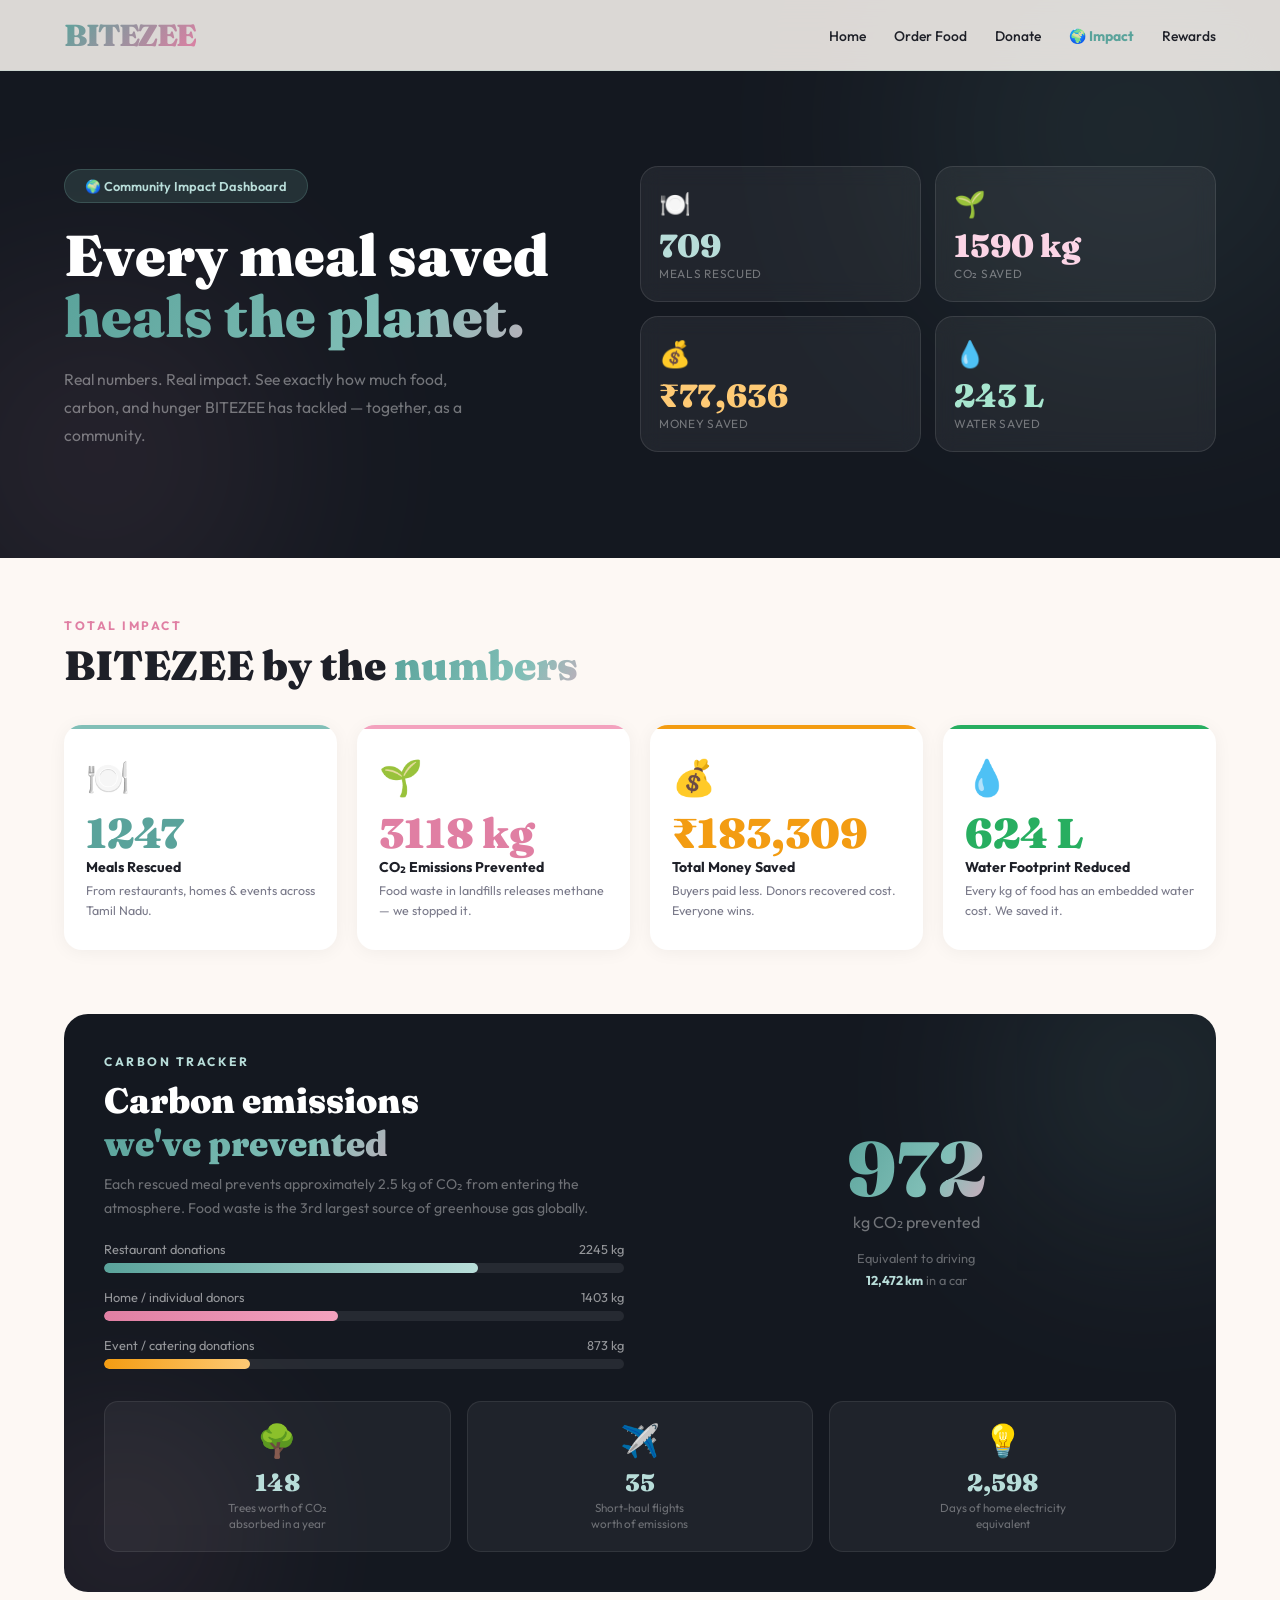
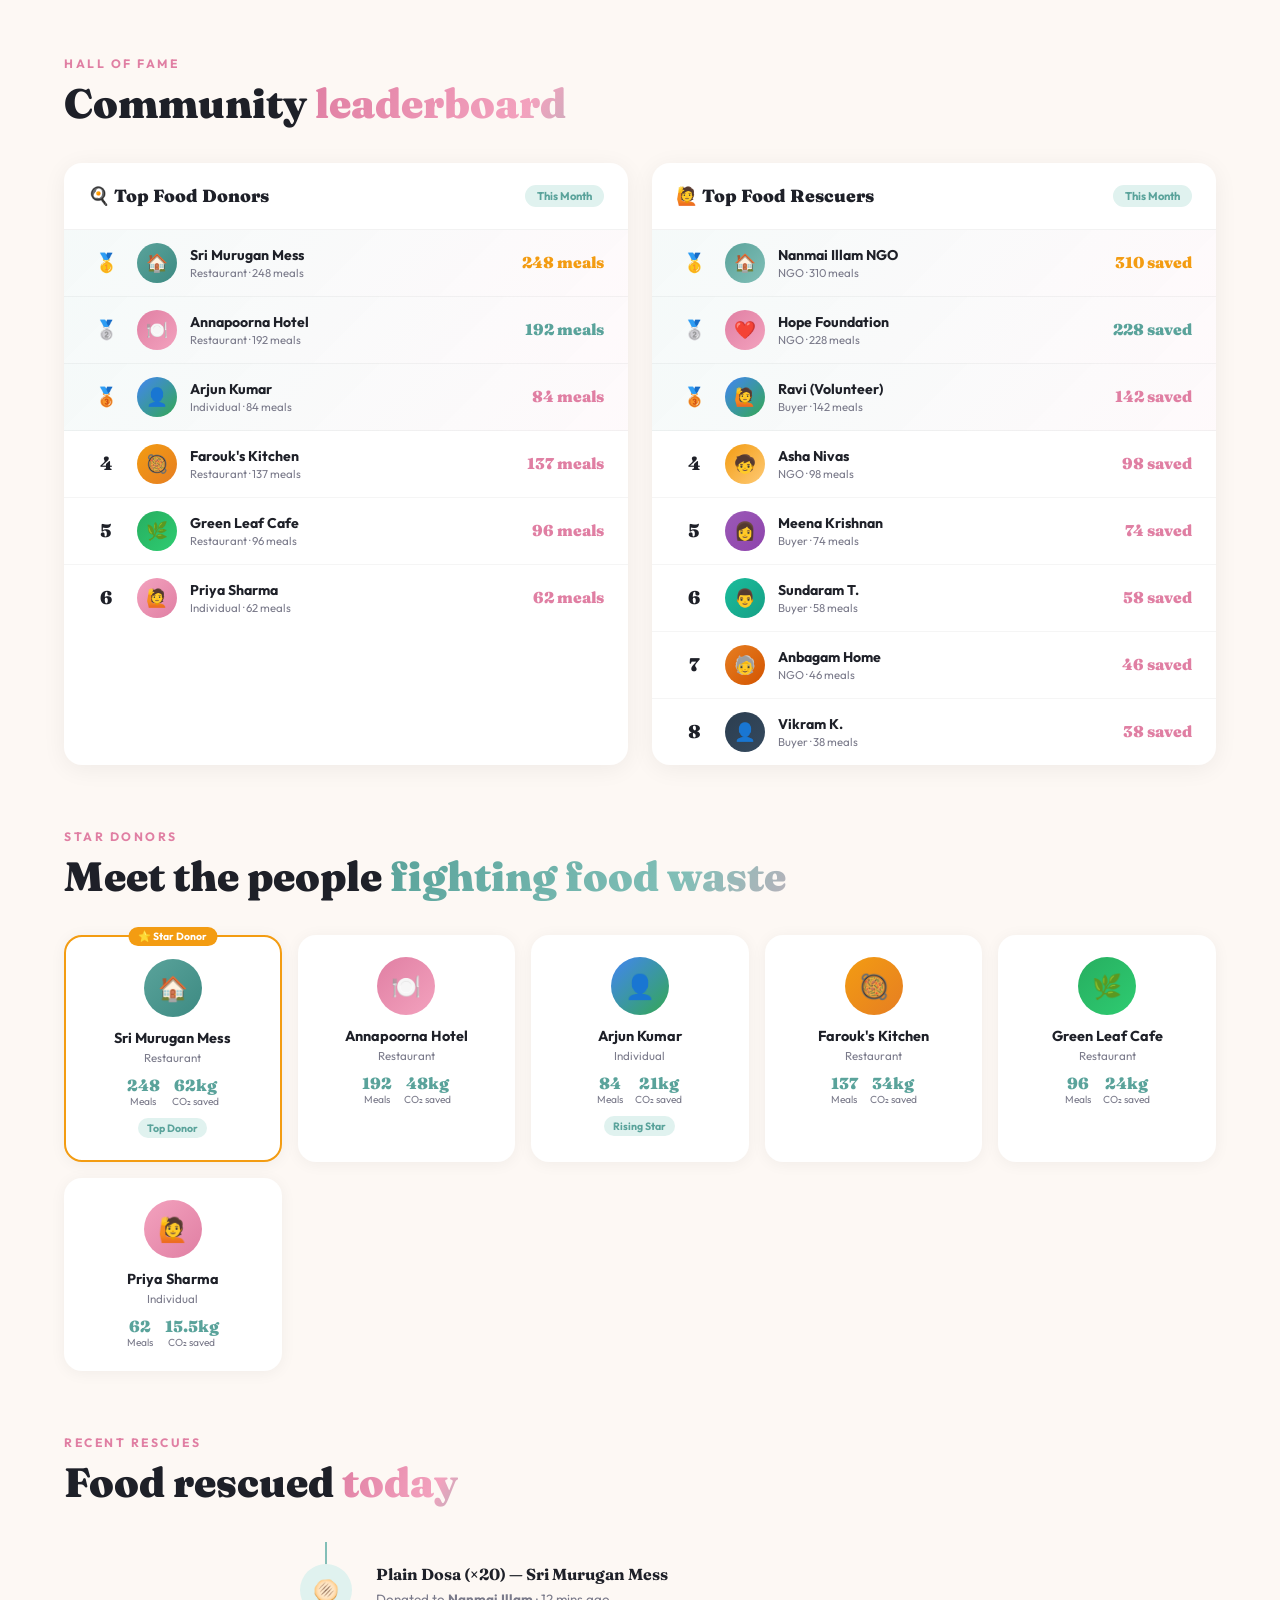
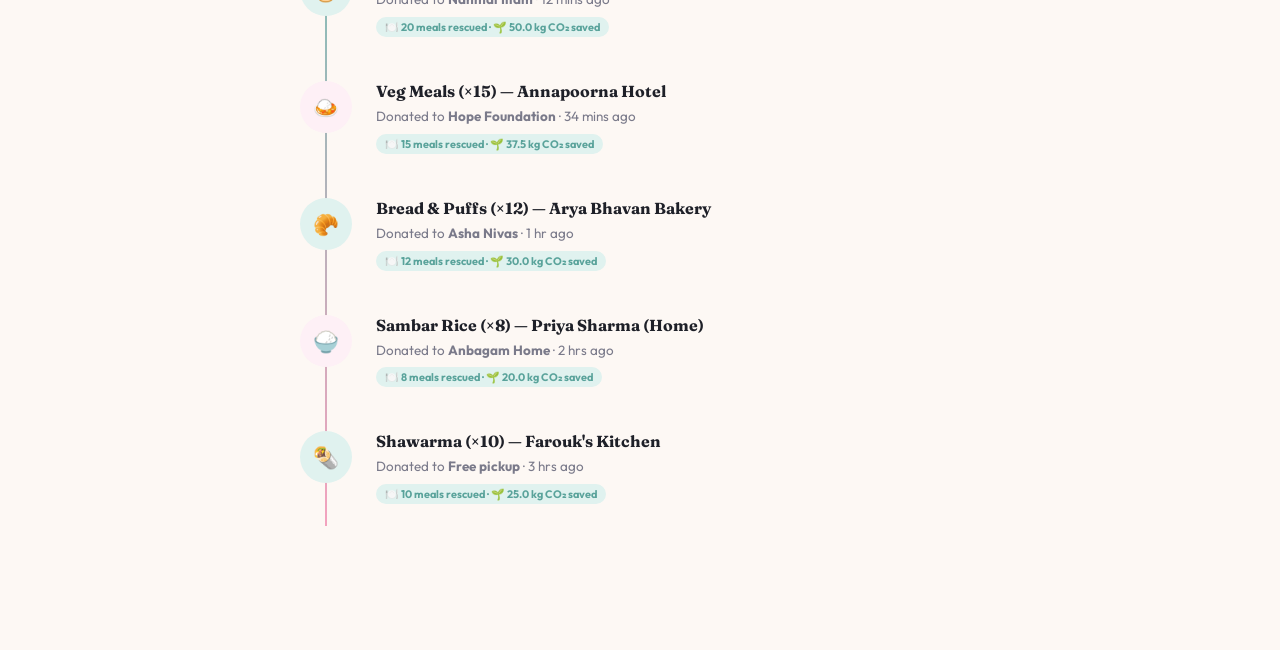
<file: templates/impact.html>
<!DOCTYPE html>
<html lang="en">
<head>
<meta charset="UTF-8"/>
<meta name="viewport" content="width=device-width, initial-scale=1.0"/>
<title>BITEZEE – Community Impact</title>
<link href="https://fonts.googleapis.com/css2?family=Fraunces:ital,opsz,wght@0,9..144,300;0,9..144,700;0,9..144,900;1,9..144,700&family=Outfit:wght@300;400;500;600;700&display=swap" rel="stylesheet"/>
<style>
:root{
  --green:#81BFB7;--gd:#5aa39b;--gl:#b8ddd9;--gll:#e0f2ef;
  --pink:#F3A2BE;--pd:#e07fa3;--pl:#fbd5e6;--pll:#fef0f6;
  --cream:#FDF8F4;--dark:#141820;--text:#1e2028;--muted:#7a7a8a;
  --gold:#f39c12;--r:18px;
}
*{margin:0;padding:0;box-sizing:border-box}
html{scroll-behavior:smooth}
body{font-family:'Outfit',sans-serif;background:var(--cream);color:var(--text);overflow-x:hidden}

.shine{background:linear-gradient(120deg,var(--gd) 0%,var(--green) 30%,var(--pink) 55%,var(--pd) 75%,var(--gd) 100%);background-size:250% auto;-webkit-background-clip:text;-webkit-text-fill-color:transparent;background-clip:text;animation:shine 4s linear infinite}
@keyframes shine{to{background-position:250% center}}
.shine-pink{background:linear-gradient(120deg,var(--pd) 0%,var(--pink) 35%,var(--green) 60%,var(--gd) 85%,var(--pd) 100%);background-size:250% auto;-webkit-background-clip:text;-webkit-text-fill-color:transparent;background-clip:text;animation:shine 3.5s linear infinite}

/* NAV */
nav{position:fixed;top:0;width:100%;z-index:999;display:flex;align-items:center;justify-content:space-between;padding:16px 5%;background:rgba(253,248,244,.86);backdrop-filter:blur(20px);border-bottom:1px solid rgba(129,191,183,.18)}
.nav-logo{font-family:'Fraunces',serif;font-size:1.9rem;font-weight:900;letter-spacing:-1.5px;background:linear-gradient(135deg,var(--gd),var(--pd));-webkit-background-clip:text;-webkit-text-fill-color:transparent;background-clip:text;text-decoration:none}
.nav-links{display:flex;gap:28px;list-style:none;align-items:center}
.nav-links a{text-decoration:none;color:var(--text);font-weight:500;font-size:.87rem;transition:color .2s}
.nav-links a:hover{color:var(--gd)}
.nav-links a.active{color:var(--gd);font-weight:700}
@media(max-width:900px){.nav-links{display:none}}

/* HERO */
#hero{min-height:62vh;display:grid;grid-template-columns:1fr 1fr;align-items:center;padding:130px 5% 70px;position:relative;overflow:hidden;background:var(--dark)}
#hero::before{content:'';position:absolute;top:-100px;right:-80px;width:460px;height:460px;background:var(--green);border-radius:50%;filter:blur(120px);opacity:.1;pointer-events:none}
#hero::after{content:'';position:absolute;bottom:-80px;left:-80px;width:360px;height:360px;background:var(--pink);border-radius:50%;filter:blur(110px);opacity:.09;pointer-events:none}
.hero-left{position:relative;z-index:2}
.hero-eyebrow{display:inline-flex;align-items:center;gap:8px;background:rgba(129,191,183,.15);color:var(--gl);padding:8px 20px;border-radius:50px;font-size:.8rem;font-weight:600;margin-bottom:22px;border:1px solid rgba(129,191,183,.22);animation:fadeUp .6s ease both}
@keyframes fadeUp{from{opacity:0;transform:translateY(22px)}to{opacity:1;transform:none}}
.hero-title{font-family:'Fraunces',serif;font-size:clamp(2.2rem,4.5vw,3.8rem);line-height:1.06;font-weight:900;color:#fff;margin-bottom:18px;animation:fadeUp .7s .1s ease both}
.hero-sub{font-size:.98rem;color:rgba(255,255,255,.4);line-height:1.8;max-width:440px;animation:fadeUp .7s .2s ease both}

/* LIVE COUNTER CARDS */
.live-counters{display:grid;grid-template-columns:repeat(2,1fr);gap:14px;position:relative;z-index:2;animation:fadeUp .8s .3s ease both}
.lc{background:rgba(255,255,255,.06);border:1px solid rgba(255,255,255,.1);border-radius:18px;padding:20px 18px;backdrop-filter:blur(10px);transition:background .2s}
.lc:hover{background:rgba(255,255,255,.1)}
.lc-icon{font-size:1.6rem;margin-bottom:10px;display:block}
.lc-num{font-family:'Fraunces',serif;font-size:2rem;font-weight:900;line-height:1;margin-bottom:4px}
.lc-lbl{font-size:.74rem;color:rgba(255,255,255,.38);text-transform:uppercase;letter-spacing:.7px}
.lc.g .lc-num{color:var(--gl)}
.lc.pk .lc-num{color:var(--pl)}
.lc.o .lc-num{color:#feca75}
.lc.b .lc-num{color:#a8e6cf}

/* MAIN */
.main{padding:60px 5%}
.section-eyebrow{font-size:.76rem;font-weight:700;letter-spacing:2.5px;text-transform:uppercase;color:var(--pd);margin-bottom:10px}
.section-title{font-family:'Fraunces',serif;font-size:clamp(1.7rem,3.2vw,2.6rem);font-weight:900;line-height:1.12;margin-bottom:36px}

/* BIG IMPACT GRID */
.impact-grid{display:grid;grid-template-columns:repeat(4,1fr);gap:20px;margin-bottom:64px}
.ic{background:#fff;border-radius:var(--r);padding:30px 22px;position:relative;overflow:hidden;box-shadow:0 2px 18px rgba(0,0,0,.05);transition:transform .35s,box-shadow .35s}
.ic:hover{transform:translateY(-6px);box-shadow:0 16px 44px rgba(0,0,0,.1)}
.ic::before{content:'';position:absolute;top:0;left:0;right:0;height:4px}
.ic.g::before{background:var(--green)}
.ic.pk::before{background:var(--pink)}
.ic.o::before{background:var(--gold)}
.ic.b::before{background:#27ae60}
.ic .ico{font-size:2.2rem;margin-bottom:14px;display:block}
.ic .num{font-family:'Fraunces',serif;font-size:2.6rem;font-weight:900;line-height:1;margin-bottom:4px}
.ic.g .num{color:var(--gd)}
.ic.pk .num{color:var(--pd)}
.ic.o .num{color:var(--gold)}
.ic.b .num{color:#27ae60}
.ic .lbl{font-weight:700;font-size:.88rem;margin-bottom:5px}
.ic .desc{font-size:.78rem;color:var(--muted);line-height:1.55}

/* CARBON PROGRESS */
.carbon-section{background:var(--dark);border-radius:24px;padding:40px;margin-bottom:64px;position:relative;overflow:hidden}
.carbon-section::before{content:'';position:absolute;top:-80px;right:-80px;width:300px;height:300px;background:var(--green);border-radius:50%;filter:blur(100px);opacity:.12}
.carbon-section::after{content:'';position:absolute;bottom:-60px;left:-60px;width:240px;height:240px;background:var(--pink);border-radius:50%;filter:blur(90px);opacity:.1}
.cs-inner{position:relative;z-index:1}
.cs-head{display:grid;grid-template-columns:1fr 1fr;gap:32px;margin-bottom:32px;align-items:center}
.cs-title{font-family:'Fraunces',serif;font-size:clamp(1.4rem,2.8vw,2.2rem);font-weight:900;color:#fff;margin-bottom:8px}
.cs-sub{color:rgba(255,255,255,.38);font-size:.88rem;line-height:1.7}
.co2-big{text-align:center}
.co2-num{font-family:'Fraunces',serif;font-size:clamp(3rem,6vw,5rem);font-weight:900;line-height:1;margin-bottom:4px}
.co2-unit{font-size:1rem;color:rgba(255,255,255,.4)}
.progress-bars{display:flex;flex-direction:column;gap:16px}
.pb-row{display:flex;flex-direction:column;gap:6px}
.pb-label{display:flex;justify-content:space-between;font-size:.8rem;color:rgba(255,255,255,.55)}
.pb-track{height:10px;background:rgba(255,255,255,.08);border-radius:50px;overflow:hidden}
.pb-fill{height:100%;border-radius:50px;transition:width 1.8s ease}
.pb-g{background:linear-gradient(90deg,var(--gd),var(--gl))}
.pb-pk{background:linear-gradient(90deg,var(--pd),var(--pink))}
.pb-o{background:linear-gradient(90deg,#f39c12,#feca75)}

/* EQUIVALENTS */
.equiv-grid{display:grid;grid-template-columns:repeat(3,1fr);gap:16px;margin-top:32px}
.eq{background:rgba(255,255,255,.05);border:1px solid rgba(255,255,255,.08);border-radius:14px;padding:18px 14px;text-align:center;transition:background .2s}
.eq:hover{background:rgba(255,255,255,.09)}
.eq-icon{font-size:2rem;margin-bottom:8px;display:block}
.eq-num{font-family:'Fraunces',serif;font-size:1.5rem;font-weight:900;color:var(--gl)}
.eq-lbl{font-size:.73rem;color:rgba(255,255,255,.35);margin-top:3px;line-height:1.4}

/* LEADERBOARD */
.lb-section{display:grid;grid-template-columns:1fr 1fr;gap:24px;margin-bottom:64px}
.lb-card{background:#fff;border-radius:var(--r);box-shadow:0 4px 24px rgba(0,0,0,.06);overflow:hidden}
.lb-head{padding:22px 24px;border-bottom:1px solid rgba(0,0,0,.05);display:flex;align-items:center;justify-content:space-between}
.lb-head h3{font-family:'Fraunces',serif;font-size:1.1rem;font-weight:900}
.lb-badge{background:var(--gll);color:var(--gd);font-size:.7rem;font-weight:700;padding:4px 12px;border-radius:50px}
.lb-row{display:flex;align-items:center;gap:13px;padding:13px 24px;border-bottom:1px solid rgba(0,0,0,.04);transition:background .2s;cursor:default}
.lb-row:last-child{border-bottom:none}
.lb-row:hover{background:var(--gll)}
.lb-row.top{background:linear-gradient(135deg,rgba(129,191,183,.08),rgba(243,162,190,.06))}
.lb-rank{font-family:'Fraunces',serif;font-size:1.15rem;font-weight:900;width:36px;text-align:center;flex-shrink:0}
.r1{color:var(--gold)}
.r2{color:#95a5a6}
.r3{color:#cd6133}
.lb-av{width:40px;height:40px;border-radius:50%;display:flex;align-items:center;justify-content:center;font-size:1.1rem;flex-shrink:0}
.lb-info{flex:1;min-width:0}
.lb-name{font-weight:700;font-size:.88rem;white-space:nowrap;overflow:hidden;text-overflow:ellipsis}
.lb-meta{font-size:.71rem;color:var(--muted);margin-top:2px}
.lb-val{font-family:'Fraunces',serif;font-size:.98rem;font-weight:900;flex-shrink:0;text-align:right}
.lv-g{color:var(--gd)}
.lv-o{color:var(--gold)}
.lv-pk{color:var(--pd)}

/* DONOR PROFILES */
.donors-section{margin-bottom:64px}
.donors-grid{display:grid;grid-template-columns:repeat(auto-fill,minmax(200px,1fr));gap:16px}
.donor-card{background:#fff;border-radius:var(--r);padding:22px 16px;text-align:center;box-shadow:0 2px 16px rgba(0,0,0,.05);transition:transform .3s,box-shadow .3s;cursor:default;position:relative}
.donor-card:hover{transform:translateY(-5px);box-shadow:0 14px 36px rgba(0,0,0,.1)}
.donor-card.featured{border:2px solid var(--gold)}
.featured-crown{position:absolute;top:-10px;left:50%;transform:translateX(-50%);background:var(--gold);color:#fff;font-size:.65rem;font-weight:700;padding:3px 10px;border-radius:50px}
.d-avatar{width:58px;height:58px;border-radius:50%;margin:0 auto 12px;display:flex;align-items:center;justify-content:center;font-size:1.5rem;font-weight:700}
.d-name{font-weight:700;font-size:.9rem;margin-bottom:3px}
.d-role{font-size:.72rem;color:var(--muted);margin-bottom:10px}
.d-stats{display:flex;justify-content:center;gap:12px}
.d-stat{text-align:center}
.d-stat-num{font-family:'Fraunces',serif;font-size:1rem;font-weight:900;color:var(--gd)}
.d-stat-lbl{font-size:.64rem;color:var(--muted)}
.d-badge{display:inline-block;background:var(--gll);color:var(--gd);font-size:.66rem;font-weight:700;padding:3px 9px;border-radius:50px;margin-top:10px}

/* TIMELINE */
.timeline-section{margin-bottom:64px}
.tl{max-width:680px;margin:0 auto;display:flex;flex-direction:column;position:relative}
.tl::before{content:'';position:absolute;left:25px;top:0;bottom:0;width:2px;background:linear-gradient(180deg,var(--green),var(--pink))}
.tl-item{display:flex;gap:24px;padding:22px 0;opacity:0;transform:translateX(-18px);transition:opacity .6s,transform .6s}
.tl-item.visible{opacity:1;transform:none}
.tl-dot{width:52px;height:52px;min-width:52px;border-radius:50%;display:flex;align-items:center;justify-content:center;font-size:1.3rem;position:relative;z-index:1}
.tl-dot.g{background:var(--gll)}
.tl-dot.p{background:var(--pll)}
.tl-body h3{font-family:'Fraunces',serif;font-size:1rem;margin-bottom:5px}
.tl-body p{color:var(--muted);font-size:.84rem;line-height:1.62}
.tl-body .tl-tag{display:inline-block;background:var(--gll);color:var(--gd);font-size:.68rem;font-weight:700;padding:3px 9px;border-radius:50px;margin-top:6px}

/* reveal */
.reveal{opacity:0;transform:translateY(26px);transition:opacity .65s ease,transform .65s ease}
.reveal.visible{opacity:1;transform:none}

/* CONFETTI */
.conf{position:fixed;pointer-events:none;z-index:9999;border-radius:2px;animation:cFall linear both}
@keyframes cFall{0%{transform:translateY(-10px) rotate(0deg);opacity:1}100%{transform:translateY(100vh) rotate(720deg);opacity:0}}

@media(max-width:900px){
  #hero{grid-template-columns:1fr;padding-top:100px}
  .live-counters{display:none}
  .impact-grid{grid-template-columns:1fr 1fr}
  .lb-section{grid-template-columns:1fr}
  .cs-head{grid-template-columns:1fr}
  .equiv-grid{grid-template-columns:1fr 1fr}
}
@media(max-width:560px){
  .impact-grid{grid-template-columns:1fr}
  .equiv-grid{grid-template-columns:1fr}
}
</style>
</head>
<body>

<nav>
  <a href="/" class="nav-logo">BITEZEE</a>
  <ul class="nav-links">
    <li><a href="/">Home</a></li>
    <li><a href="/order">Order Food</a></li>
    <li><a href="/donate">Donate</a></li>
    <li><a href="/impact" class="active">🌍 Impact</a></li>
    <li><a href="/rewards">Rewards</a></li>
  </ul>
</nav>

<!-- HERO -->
<section id="hero">
  <div class="hero-left">
    <div class="hero-eyebrow">🌍 Community Impact Dashboard</div>
    <h1 class="hero-title">Every meal saved<br><span class="shine">heals the planet.</span></h1>
    <p class="hero-sub">Real numbers. Real impact. See exactly how much food, carbon, and hunger BITEZEE has tackled — together, as a community.</p>
  </div>
  <div class="live-counters">
    <div class="lc g">
      <span class="lc-icon">🍽️</span>
      <div class="lc-num" id="hc1">0</div>
      <div class="lc-lbl">Meals Rescued</div>
    </div>
    <div class="lc pk">
      <span class="lc-icon">🌱</span>
      <div class="lc-num" id="hc2">0 kg</div>
      <div class="lc-lbl">CO₂ Saved</div>
    </div>
    <div class="lc o">
      <span class="lc-icon">💰</span>
      <div class="lc-num" id="hc3">₹0</div>
      <div class="lc-lbl">Money Saved</div>
    </div>
    <div class="lc b">
      <span class="lc-icon">💧</span>
      <div class="lc-num" id="hc4">0 L</div>
      <div class="lc-lbl">Water Saved</div>
    </div>
  </div>
</section>

<div class="main">

  <!-- BIG STATS -->
  <div class="section-eyebrow">TOTAL IMPACT</div>
  <h2 class="section-title">BITEZEE by the <span class="shine">numbers</span></h2>
  <div class="impact-grid">
    <div class="ic g reveal">
      <span class="ico">🍽️</span>
      <div class="num counter" data-target="1247">0</div>
      <div class="lbl">Meals Rescued</div>
      <div class="desc">From restaurants, homes & events across Tamil Nadu.</div>
    </div>
    <div class="ic pk reveal">
      <span class="ico">🌱</span>
      <div class="num" id="co2Num">0 kg</div>
      <div class="lbl">CO₂ Emissions Prevented</div>
      <div class="desc">Food waste in landfills releases methane — we stopped it.</div>
    </div>
    <div class="ic o reveal">
      <span class="ico">💰</span>
      <div class="num" id="savedNum">₹0</div>
      <div class="lbl">Total Money Saved</div>
      <div class="desc">Buyers paid less. Donors recovered cost. Everyone wins.</div>
    </div>
    <div class="ic b reveal">
      <span class="ico">💧</span>
      <div class="num" id="waterNum">0 L</div>
      <div class="lbl">Water Footprint Reduced</div>
      <div class="desc">Every kg of food has an embedded water cost. We saved it.</div>
    </div>
  </div>

  <!-- CARBON SECTION -->
  <div class="carbon-section reveal">
    <div class="cs-inner">
      <div class="cs-head">
        <div>
          <div class="section-eyebrow" style="color:var(--gl)">CARBON TRACKER</div>
          <div class="cs-title">Carbon emissions<br><span class="shine">we've prevented</span></div>
          <p class="cs-sub">Each rescued meal prevents approximately 2.5 kg of CO₂ from entering the atmosphere. Food waste is the 3rd largest source of greenhouse gas globally.</p>
          <div class="progress-bars" style="margin-top:20px">
            <div class="pb-row">
              <div class="pb-label"><span>Restaurant donations</span><span id="pb1lbl">0 kg</span></div>
              <div class="pb-track"><div class="pb-fill pb-g" id="pb1" style="width:0%"></div></div>
            </div>
            <div class="pb-row">
              <div class="pb-label"><span>Home / individual donors</span><span id="pb2lbl">0 kg</span></div>
              <div class="pb-track"><div class="pb-fill pb-pk" id="pb2" style="width:0%"></div></div>
            </div>
            <div class="pb-row">
              <div class="pb-label"><span>Event / catering donations</span><span id="pb3lbl">0 kg</span></div>
              <div class="pb-track"><div class="pb-fill pb-o" id="pb3" style="width:0%"></div></div>
            </div>
          </div>
        </div>
        <div class="co2-big">
          <div class="co2-num"><span class="shine" id="bigCO2">0</span></div>
          <div class="co2-unit">kg CO₂ prevented</div>
          <div style="margin-top:16px;font-size:.8rem;color:rgba(255,255,255,.35);line-height:1.7">Equivalent to driving<br><strong style="color:var(--gl)" id="kmEq">0 km</strong> in a car</div>
        </div>
      </div>
      <div class="equiv-grid">
        <div class="eq">
          <span class="eq-icon">🌳</span>
          <div class="eq-num" id="treesEq">0</div>
          <div class="eq-lbl">Trees worth of CO₂<br>absorbed in a year</div>
        </div>
        <div class="eq">
          <span class="eq-icon">✈️</span>
          <div class="eq-num" id="flightsEq">0</div>
          <div class="eq-lbl">Short-haul flights<br>worth of emissions</div>
        </div>
        <div class="eq">
          <span class="eq-icon">💡</span>
          <div class="eq-num" id="daysEq">0</div>
          <div class="eq-lbl">Days of home electricity<br>equivalent</div>
        </div>
      </div>
    </div>
  </div>

  <!-- LEADERBOARD -->
  <div class="section-eyebrow">HALL OF FAME</div>
  <h2 class="section-title">Community <span class="shine-pink">leaderboard</span></h2>
  <div class="lb-section">
    <!-- Top Donors -->
    <div class="lb-card reveal">
      <div class="lb-head">
        <h3>🍳 Top Food Donors</h3>
        <span class="lb-badge">This Month</span>
      </div>
      <div id="donorLB"></div>
    </div>
    <!-- Top Food Savers -->
    <div class="lb-card reveal">
      <div class="lb-head">
        <h3>🙋 Top Food Rescuers</h3>
        <span class="lb-badge">This Month</span>
      </div>
      <div id="saverLB"></div>
    </div>
  </div>

  <!-- DONOR PROFILES -->
  <div class="donors-section">
    <div class="section-eyebrow">STAR DONORS</div>
    <h2 class="section-title">Meet the people <span class="shine">fighting food waste</span></h2>
    <div class="donors-grid" id="donorCards"></div>
  </div>

  <!-- TIMELINE -->
  <div class="timeline-section">
    <div class="section-eyebrow">RECENT RESCUES</div>
    <h2 class="section-title">Food rescued <span class="shine-pink">today</span></h2>
    <div class="tl" id="rescueTL"></div>
  </div>

</div>

<script>
const donors=[
  {n:'Sri Murugan Mess',role:'Restaurant',meals:248,kg:62,pts:2480,av:'🏠',bg:'linear-gradient(135deg,var(--gd),#3d8a82)',featured:true,badge:'Top Donor'},
  {n:'Annapoorna Hotel',role:'Restaurant',meals:192,kg:48,pts:1920,av:'🍽️',bg:'linear-gradient(135deg,var(--pd),var(--pink))',featured:false,badge:''},
  {n:'Arjun Kumar',role:'Individual',meals:84,kg:21,pts:840,av:'👤',bg:'linear-gradient(135deg,#4285f4,#34a853)',featured:false,badge:'Rising Star'},
  {n:"Farouk's Kitchen",role:'Restaurant',meals:137,kg:34,pts:1370,av:'🥘',bg:'linear-gradient(135deg,#f39c12,#e67e22)',featured:false,badge:''},
  {n:'Green Leaf Cafe',role:'Restaurant',meals:96,kg:24,pts:960,av:'🌿',bg:'linear-gradient(135deg,#27ae60,#2ecc71)',featured:false,badge:''},
  {n:'Priya Sharma',role:'Individual',meals:62,kg:15.5,pts:620,av:'🙋',bg:'linear-gradient(135deg,var(--pink),var(--pd))',featured:false,badge:''},
];

const rescuers=[
  {n:'Nanmai Illam NGO',role:'NGO',meals:310,kg:77.5,av:'🏠',bg:'linear-gradient(135deg,var(--gd),#81BFB7)'},
  {n:'Hope Foundation',role:'NGO',meals:228,kg:57,av:'❤️',bg:'linear-gradient(135deg,var(--pd),var(--pink))'},
  {n:'Ravi (Volunteer)',role:'Buyer',meals:142,kg:35.5,av:'🙋',bg:'linear-gradient(135deg,#4285f4,#34a853)'},
  {n:'Asha Nivas',role:'NGO',meals:98,kg:24.5,av:'🧒',bg:'linear-gradient(135deg,#f39c12,#feca75)'},
  {n:'Meena Krishnan',role:'Buyer',meals:74,kg:18.5,av:'👩',bg:'linear-gradient(135deg,#9b59b6,#8e44ad)'},
  {n:'Sundaram T.',role:'Buyer',meals:58,kg:14.5,av:'👨',bg:'linear-gradient(135deg,#1abc9c,#16a085)'},
  {n:'Anbagam Home',role:'NGO',meals:46,kg:11.5,av:'🧓',bg:'linear-gradient(135deg,#e67e22,#d35400)'},
  {n:'Vikram K.',role:'Buyer',meals:38,kg:9.5,av:'👤',bg:'linear-gradient(135deg,#2c3e50,#34495e)'},
];

const timeline=[
  {e:'🫓',who:'Sri Murugan Mess',food:'Plain Dosa (×20)',ngo:'Nanmai Illam',time:'12 mins ago',meals:20,dot:'g'},
  {e:'🍛',who:'Annapoorna Hotel',food:'Veg Meals (×15)',ngo:'Hope Foundation',time:'34 mins ago',meals:15,dot:'p'},
  {e:'🥐',who:'Arya Bhavan Bakery',food:'Bread & Puffs (×12)',ngo:'Asha Nivas',time:'1 hr ago',meals:12,dot:'g'},
  {e:'🍚',who:'Priya Sharma (Home)',food:'Sambar Rice (×8)',ngo:'Anbagam Home',time:'2 hrs ago',meals:8,dot:'p'},
  {e:'🌯',who:"Farouk's Kitchen",food:'Shawarma (×10)',ngo:'Free pickup',time:'3 hrs ago',meals:10,dot:'g'},
];

// Totals
const totalMeals=1247;
const totalCO2=(totalMeals*2.5).toFixed(0);
const totalMoney=totalMeals*147;
const totalWater=Math.round(totalMeals*500/1000);

function animNum(el,target,dur,fmt){
  if(!el||el.dataset.done)return;
  el.dataset.done='1';
  const step=target/(dur/16);let cur=0;
  const t=setInterval(()=>{
    cur=Math.min(cur+step,target);
    const v=Math.floor(cur);
    el.textContent=fmt?fmt(v):v;
    if(cur>=target)clearInterval(t);
  },16);
}

function init(){
  // hero counters
  setTimeout(()=>{
    animNum(document.getElementById('hc1'),totalMeals,1800,v=>v.toLocaleString());
    setTimeout(()=>animNum(document.getElementById('hc2'),+totalCO2,1600,v=>v+' kg'),200);
    setTimeout(()=>animNum(document.getElementById('hc3'),totalMoney,1700,v=>'₹'+v.toLocaleString()),300);
    setTimeout(()=>animNum(document.getElementById('hc4'),totalWater,1600,v=>v+' L'),400);
  },600);

  // big CO2
  setTimeout(()=>{
    animNum(document.getElementById('bigCO2'),+totalCO2,2000);
    document.getElementById('kmEq').textContent=Math.round(+totalCO2*4).toLocaleString()+' km';
    document.getElementById('treesEq').textContent=Math.round(+totalCO2/21);
    document.getElementById('flightsEq').textContent=Math.round(+totalCO2/90);
    document.getElementById('daysEq').textContent=Math.round(+totalCO2/1.2).toLocaleString();
    document.getElementById('co2Num').textContent=totalCO2+' kg';
    document.getElementById('savedNum').textContent='₹'+totalMoney.toLocaleString();
    document.getElementById('waterNum').textContent=totalWater.toLocaleString()+' L';
    // progress bars
    setTimeout(()=>{
      document.getElementById('pb1').style.width='72%';
      document.getElementById('pb1lbl').textContent=Math.round(+totalCO2*.72)+' kg';
      document.getElementById('pb2').style.width='45%';
      document.getElementById('pb2lbl').textContent=Math.round(+totalCO2*.45)+' kg';
      document.getElementById('pb3').style.width='28%';
      document.getElementById('pb3lbl').textContent=Math.round(+totalCO2*.28)+' kg';
    },400);
  },1000);

  // Leaderboards
  const medals=['🥇','🥈','🥉'];
  const rankColors=['r1','r2','r3'];
  function renderLB(id,data,valKey,valFmt){
    document.getElementById(id).innerHTML=data.map((r,i)=>`
      <div class="lb-row${i<3?' top':''}">
        <div class="lb-rank ${rankColors[i]||''}">${i<3?medals[i]:i+1}</div>
        <div class="lb-av" style="background:${r.bg}">${r.av}</div>
        <div class="lb-info">
          <div class="lb-name">${r.n}</div>
          <div class="lb-meta">${r.role} · ${r.meals} meals</div>
        </div>
        <div class="lb-val lv-${i===0?'o':i===1?'g':'pk'}">${valFmt(r[valKey])}</div>
      </div>
    `).join('');
  }
  renderLB('donorLB',donors,'meals',v=>v+' meals');
  renderLB('saverLB',rescuers,'meals',v=>v+' saved');

  // Donor cards
  document.getElementById('donorCards').innerHTML=donors.map(d=>`
    <div class="donor-card${d.featured?' featured':''}">
      ${d.featured?'<div class="featured-crown">⭐ Star Donor</div>':''}
      <div class="d-avatar" style="background:${d.bg}">${d.av}</div>
      <div class="d-name">${d.n}</div>
      <div class="d-role">${d.role}</div>
      <div class="d-stats">
        <div class="d-stat"><div class="d-stat-num">${d.meals}</div><div class="d-stat-lbl">Meals</div></div>
        <div class="d-stat"><div class="d-stat-num">${d.kg}kg</div><div class="d-stat-lbl">CO₂ saved</div></div>
      </div>
      ${d.badge?`<div class="d-badge">${d.badge}</div>`:''}
    </div>
  `).join('');

  // Timeline
  document.getElementById('rescueTL').innerHTML=timeline.map(t=>`
    <div class="tl-item">
      <div class="tl-dot ${t.dot}">${t.e}</div>
      <div class="tl-body">
        <h3>${t.food} — ${t.who}</h3>
        <p>Donated to <strong>${t.ngo}</strong> · ${t.time}</p>
        <span class="tl-tag">🍽️ ${t.meals} meals rescued · 🌱 ${(t.meals*2.5).toFixed(1)} kg CO₂ saved</span>
      </div>
    </div>
  `).join('');

  // Observers
  const obs=new IntersectionObserver(entries=>{
    entries.forEach(e=>{
      if(!e.isIntersecting)return;
      e.target.classList.add('visible');
      e.target.querySelectorAll('.counter').forEach(el=>animNum(el,+el.dataset.target,1500));
      obs.unobserve(e.target);
    });
  },{threshold:.12});
  document.querySelectorAll('.reveal,.tl-item').forEach(el=>obs.observe(el));
}

init();
</script>
</body>
</html>
</file>
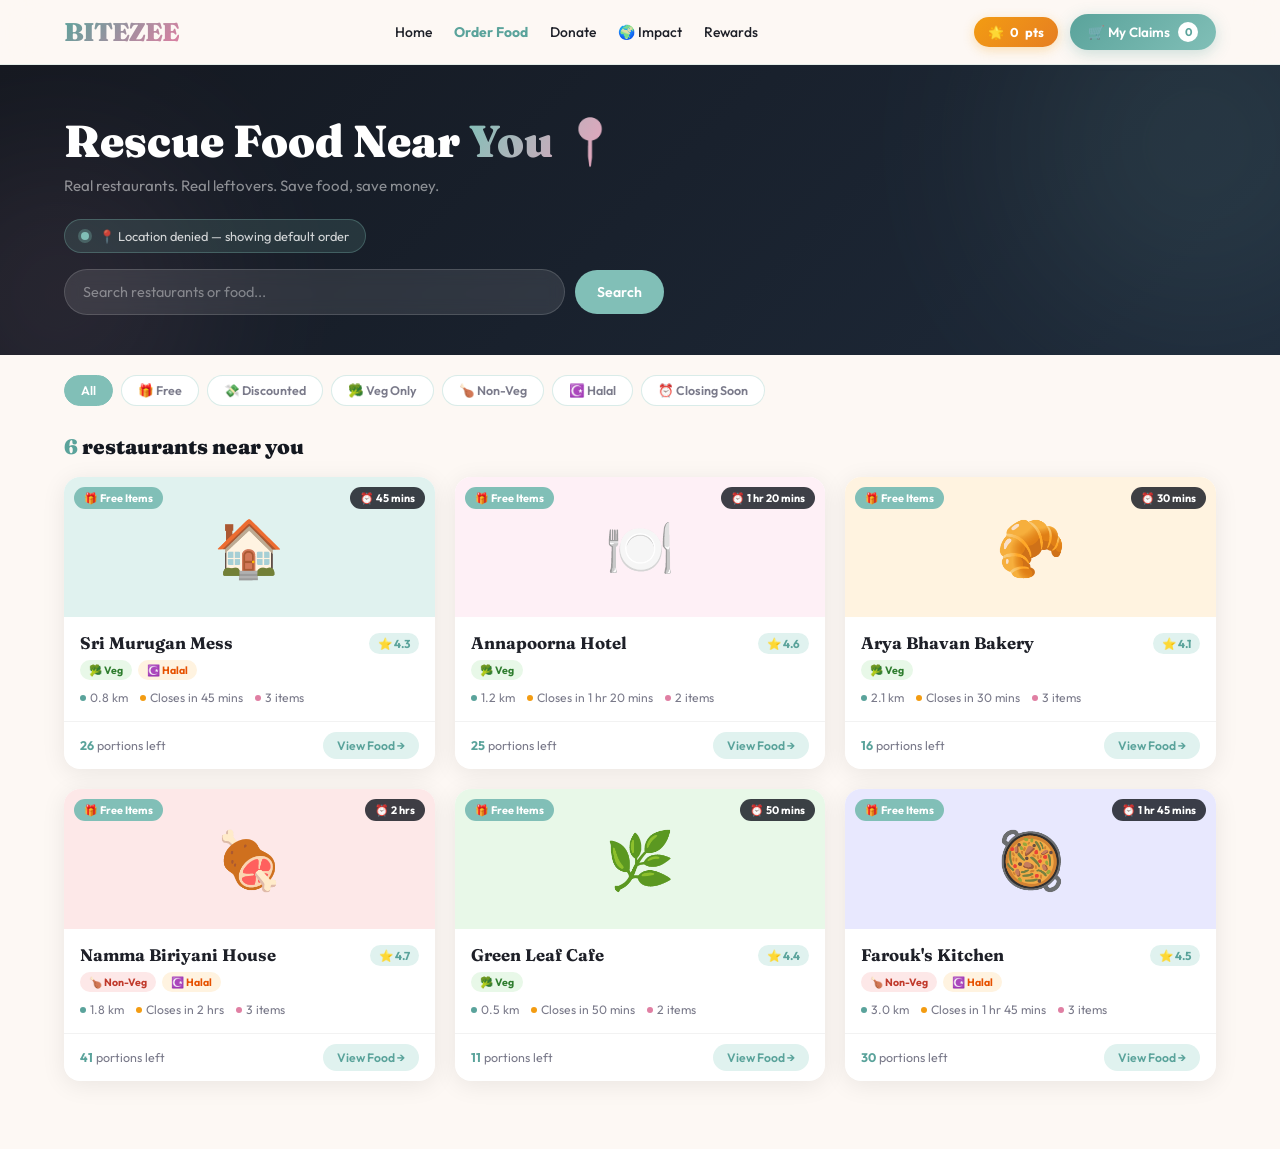
<file: templates/order.html>
<!DOCTYPE html>
<html lang="en">
<head>
<meta charset="UTF-8"/>
<meta name="viewport" content="width=device-width, initial-scale=1.0"/>
<title>BITEZEE – Order Food</title>
<link href="https://fonts.googleapis.com/css2?family=Fraunces:ital,opsz,wght@0,9..144,700;0,9..144,900;1,9..144,700&family=Outfit:wght@300;400;500;600;700&display=swap" rel="stylesheet"/>
<style>
:root{
  --g:#81BFB7;--gd:#5aa39b;--gl:#b8ddd9;--gll:#e0f2ef;
  --pk:#F3A2BE;--pd:#e07fa3;--pl:#fbd5e6;--pll:#fef0f6;
  --cr:#FDF8F4;--dk:#141820;--tx:#1e2028;--mu:#7a7a8a;
  --r:16px;--shadow:0 4px 24px rgba(0,0,0,.08);
}
*{margin:0;padding:0;box-sizing:border-box}
html{scroll-behavior:smooth}
body{font-family:'Outfit',sans-serif;background:var(--cr);color:var(--tx);min-height:100vh}

nav{
  position:sticky;top:0;z-index:200;
  display:flex;align-items:center;justify-content:space-between;
  padding:14px 5%;background:rgba(253,248,244,.92);
  backdrop-filter:blur(18px);border-bottom:1px solid rgba(129,191,183,.2);
}
.nav-logo{font-family:'Fraunces',serif;font-size:1.6rem;font-weight:900;letter-spacing:-1px;
  background:linear-gradient(135deg,var(--gd),var(--pd));
  -webkit-background-clip:text;-webkit-text-fill-color:transparent;background-clip:text;
  text-decoration:none;}
.nav-back{display:flex;align-items:center;gap:6px;text-decoration:none;
  color:var(--mu);font-size:.84rem;font-weight:500;transition:color .2s}
.nav-back:hover{color:var(--gd)}
.nav-right{display:flex;align-items:center;gap:12px}
.cart-btn{
  display:flex;align-items:center;gap:8px;
  padding:8px 18px;border-radius:50px;
  background:linear-gradient(135deg,var(--gd),var(--g));
  color:#fff;font-weight:600;font-size:.84rem;
  border:none;cursor:pointer;font-family:'Outfit',sans-serif;
  transition:transform .2s,box-shadow .2s;
  box-shadow:0 4px 16px rgba(90,163,155,.3);
}
.cart-btn:hover{transform:translateY(-2px);box-shadow:0 8px 22px rgba(90,163,155,.4)}
.cart-count{
  background:#fff;color:var(--gd);
  width:20px;height:20px;border-radius:50%;
  font-size:.7rem;font-weight:700;
  display:flex;align-items:center;justify-content:center;
}

.loc-banner{display:flex;align-items:center;gap:10px;background:rgba(129,191,183,.15);border:1px solid rgba(129,191,183,.3);border-radius:50px;padding:8px 16px;font-size:.8rem;color:rgba(255,255,255,.8);position:relative;z-index:1;margin-bottom:16px;width:fit-content;cursor:pointer;transition:background .2s}
.loc-banner:hover{background:rgba(129,191,183,.25)}
.loc-dot{width:8px;height:8px;border-radius:50%;background:var(--g);box-shadow:0 0 0 3px rgba(129,191,183,.3);animation:pulse 2s infinite;flex-shrink:0}
@keyframes pulse{0%,100%{box-shadow:0 0 0 3px rgba(129,191,183,.3)}50%{box-shadow:0 0 0 7px rgba(129,191,183,.08)}}
.points-badge{display:flex;align-items:center;gap:6px;background:linear-gradient(135deg,#f39c12,#e67e22);color:#fff;padding:7px 14px;border-radius:50px;font-size:.8rem;font-weight:700;cursor:pointer;border:none;font-family:'Outfit',sans-serif;transition:transform .2s;box-shadow:0 3px 12px rgba(243,156,18,.3)}
.points-badge:hover{transform:translateY(-2px)}
.claims-header-strip{background:linear-gradient(135deg,var(--dk),#1e2a3a);padding:24px;border-radius:20px 20px 0 0;color:#fff}
.claims-header-strip h2{font-family:'Fraunces',serif;font-size:1.35rem;font-weight:900;margin-bottom:3px}
.claims-header-strip p{font-size:.8rem;color:rgba(255,255,255,.45)}
.stats-row{display:grid;grid-template-columns:repeat(3,1fr);gap:10px;padding:18px 18px 0}
.stat-box{background:#fff;border-radius:14px;padding:14px 10px;text-align:center;box-shadow:0 2px 12px rgba(0,0,0,.06)}
.stat-box .sval{font-family:'Fraunces',serif;font-size:1.4rem;font-weight:900;line-height:1}
.stat-box .slbl{font-size:.66rem;color:var(--mu);margin-top:4px;line-height:1.3}
.stat-box.money .sval{color:var(--gd)}
.stat-box.carbon .sval{color:#27ae60}
.stat-box.meals .sval{color:var(--pd)}
.points-card{margin:14px 18px 0;background:linear-gradient(135deg,#f39c12,#e67e22);border-radius:16px;padding:16px 18px;color:#fff;display:flex;align-items:center;justify-content:space-between}
.points-card .pleft h3{font-family:'Fraunces',serif;font-size:1.8rem;font-weight:900;line-height:1}
.points-card .pleft p{font-size:.74rem;opacity:.8;margin-top:2px}
.points-card .pright{text-align:right}
.level-badge{font-size:.74rem;font-weight:700;background:rgba(255,255,255,.22);padding:4px 10px;border-radius:50px}
.next-level{font-size:.68rem;opacity:.7;margin-top:6px}
.progress-track{height:6px;background:rgba(255,255,255,.25);border-radius:50px;overflow:hidden;margin-top:10px}
.progress-fill{height:100%;background:#fff;border-radius:50px;transition:width .8s ease}
.eco-section{padding:14px 18px 0}
.eco-title{font-size:.75rem;font-weight:700;text-transform:uppercase;letter-spacing:1px;color:var(--mu);margin-bottom:9px}
.eco-cards{display:flex;flex-direction:column;gap:7px}
.eco-card{display:flex;align-items:center;gap:11px;background:var(--gll);border-radius:12px;padding:11px 13px}
.eco-card .eico{font-size:1.5rem}
.eco-card strong{display:block;font-size:.84rem;color:var(--gd)}
.eco-card span{font-size:.74rem;color:var(--mu)}
.claims-list{padding:14px 18px 18px}
.claim-item{display:flex;align-items:center;gap:11px;padding:11px 0;border-bottom:1px solid rgba(0,0,0,.05)}
.claim-item:last-child{border-bottom:none}
.claim-emoji{font-size:1.7rem}
.claim-info{flex:1}
.claim-info .cname{font-weight:600;font-size:.86rem}
.claim-info .cmeta{font-size:.72rem;color:var(--mu);margin-top:2px}
.claim-pts{font-size:.76rem;font-weight:700;color:#f39c12;white-space:nowrap}
.no-claims{text-align:center;padding:30px 18px;color:var(--mu)}
.no-claims .ne{font-size:2.4rem;margin-bottom:9px}
.no-claims p{font-size:.84rem;line-height:1.6}
.hero-strip{
  background:linear-gradient(135deg,var(--dk) 0%,#1e2a3a 100%);
  padding:48px 5% 40px;position:relative;overflow:hidden;
}
.hero-strip::before{
  content:'';position:absolute;top:-100px;right:-100px;
  width:360px;height:360px;background:var(--g);
  border-radius:50%;filter:blur(100px);opacity:.12;
}
.hero-strip::after{
  content:'';position:absolute;bottom:-80px;left:-80px;
  width:280px;height:280px;background:var(--pk);
  border-radius:50%;filter:blur(90px);opacity:.1;
}
.hero-strip h1{
  font-family:'Fraunces',serif;font-size:clamp(1.8rem,3.5vw,2.8rem);
  font-weight:900;color:#fff;margin-bottom:8px;position:relative;z-index:1;
}
.hero-strip h1 span{
  background:linear-gradient(120deg,var(--g),var(--pk));
  -webkit-background-clip:text;-webkit-text-fill-color:transparent;background-clip:text;
}
.hero-strip p{color:rgba(255,255,255,.5);font-size:.94rem;position:relative;z-index:1;margin-bottom:24px}

.search-bar{
  display:flex;gap:10px;align-items:center;
  position:relative;z-index:1;max-width:600px;
}
.search-bar input{
  flex:1;padding:13px 18px;border-radius:50px;
  border:none;font-size:.9rem;font-family:'Outfit',sans-serif;
  outline:none;background:rgba(255,255,255,.1);
  color:#fff;backdrop-filter:blur(8px);
  border:1px solid rgba(255,255,255,.15);
  transition:background .2s,border .2s;
}
.search-bar input::placeholder{color:rgba(255,255,255,.4)}
.search-bar input:focus{background:rgba(255,255,255,.15);border-color:var(--g)}
.search-bar button{
  padding:13px 22px;border-radius:50px;
  background:var(--g);border:none;color:#fff;
  font-weight:600;font-size:.88rem;cursor:pointer;
  font-family:'Outfit',sans-serif;white-space:nowrap;
  transition:background .2s;
}
.search-bar button:hover{background:var(--gd)}

.filters{display:flex;gap:8px;padding:20px 5% 0;flex-wrap:wrap}
.chip{
  padding:7px 16px;border-radius:50px;
  border:1.5px solid rgba(129,191,183,.3);
  background:#fff;color:var(--mu);
  font-size:.78rem;font-weight:600;cursor:pointer;
  transition:all .2s;font-family:'Outfit',sans-serif;
}
.chip:hover,.chip.on{background:var(--g);color:#fff;border-color:var(--g)}
.chip.pk:hover,.chip.pk.on{background:var(--pk);color:#fff;border-color:var(--pk)}

.main{padding:28px 5%}
.section-label{
  font-family:'Fraunces',serif;font-size:1.3rem;font-weight:900;
  margin-bottom:18px;color:var(--dk);
}
.section-label span{color:var(--gd)}

.rest-grid{display:grid;grid-template-columns:repeat(auto-fill,minmax(300px,1fr));gap:20px;margin-bottom:40px}
.rest-card{
  background:#fff;border-radius:var(--r);overflow:hidden;
  box-shadow:var(--shadow);cursor:pointer;
  transition:transform .3s,box-shadow .3s;
  animation:fadeUp .5s ease both;
}
.rest-card:hover{transform:translateY(-5px);box-shadow:0 12px 36px rgba(0,0,0,.12)}
@keyframes fadeUp{from{opacity:0;transform:translateY(20px)}to{opacity:1;transform:translateY(0)}}
.rest-card:nth-child(2){animation-delay:.08s}
.rest-card:nth-child(3){animation-delay:.16s}
.rest-card:nth-child(4){animation-delay:.24s}
.rest-card:nth-child(5){animation-delay:.32s}
.rest-card:nth-child(6){animation-delay:.40s}

.rest-banner{
  height:140px;display:flex;align-items:center;justify-content:center;
  font-size:3.5rem;position:relative;overflow:hidden;
}
.rest-banner .urgency{
  position:absolute;top:10px;right:10px;
  background:rgba(20,24,32,.82);color:#fff;
  font-size:.68rem;font-weight:700;padding:4px 10px;border-radius:50px;
  backdrop-filter:blur(4px);
}
.rest-banner .free-tag{
  position:absolute;top:10px;left:10px;
  background:var(--g);color:#fff;
  font-size:.68rem;font-weight:700;padding:4px 10px;border-radius:50px;
}
.rest-banner .paid-tag{
  position:absolute;top:10px;left:10px;
  background:var(--pk);color:#fff;
  font-size:.68rem;font-weight:700;padding:4px 10px;border-radius:50px;
}
.rest-body{padding:16px}
.rest-top{display:flex;justify-content:space-between;align-items:flex-start;margin-bottom:6px}
.rest-name{font-family:'Fraunces',serif;font-size:1.05rem;font-weight:700}
.rest-rating{
  display:flex;align-items:center;gap:4px;
  background:var(--gll);color:var(--gd);
  font-size:.72rem;font-weight:700;
  padding:3px 9px;border-radius:50px;
}
.rest-tags{display:flex;gap:6px;flex-wrap:wrap;margin-bottom:10px}
.badge{font-size:.66rem;font-weight:700;padding:3px 9px;border-radius:50px;}
.badge.veg{background:#e8f8e8;color:#2e7d2e}
.badge.nonveg{background:#fde8e8;color:#c0392b}
.badge.halal{background:#fff3e0;color:#e65100}
.rest-meta{display:flex;gap:12px;flex-wrap:wrap}
.meta-item{display:flex;align-items:center;gap:4px;font-size:.76rem;color:var(--mu)}
.meta-item .dot{width:6px;height:6px;border-radius:50%}
.dot-g{background:var(--gd)}
.dot-p{background:var(--pd)}
.dot-o{background:#f39c12}
.rest-footer{
  border-top:1px solid rgba(0,0,0,.05);
  padding:10px 16px;
  display:flex;align-items:center;justify-content:space-between;
}
.food-count{font-size:.78rem;color:var(--mu)}
.food-count strong{color:var(--gd);font-weight:700}
.view-btn{
  font-size:.76rem;font-weight:600;color:var(--gd);
  background:var(--gll);border:none;padding:6px 14px;
  border-radius:50px;cursor:pointer;font-family:'Outfit',sans-serif;
  transition:background .2s;
}
.view-btn:hover{background:var(--g);color:#fff}

#detail-view{display:none;animation:fadeUp .4s ease both}
.detail-header{
  background:linear-gradient(135deg,var(--dk),#1e2a3a);
  padding:32px 5%;color:#fff;position:relative;overflow:hidden;
}
.detail-header::before{content:'';position:absolute;top:-80px;right:-80px;width:300px;height:300px;background:var(--g);border-radius:50%;filter:blur(80px);opacity:.1}
.back-btn{
  display:inline-flex;align-items:center;gap:6px;
  color:rgba(255,255,255,.6);font-size:.84rem;cursor:pointer;
  background:none;border:none;font-family:'Outfit',sans-serif;
  margin-bottom:16px;padding:0;transition:color .2s;
}
.back-btn:hover{color:#fff}
.detail-rest-name{font-family:'Fraunces',serif;font-size:clamp(1.6rem,3vw,2.4rem);font-weight:900;margin-bottom:8px}
.detail-badges{display:flex;gap:8px;flex-wrap:wrap;margin-bottom:12px}
.detail-meta{display:flex;gap:16px;flex-wrap:wrap}
.detail-meta-item{display:flex;align-items:center;gap:6px;font-size:.82rem;color:rgba(255,255,255,.6)}
.detail-meta-item strong{color:#fff}

.food-grid{display:grid;grid-template-columns:repeat(auto-fill,minmax(280px,1fr));gap:18px;padding:28px 5%}
.food-item{
  background:#fff;border-radius:var(--r);overflow:hidden;
  box-shadow:var(--shadow);
  animation:fadeUp .4s ease both;
}
.food-item:nth-child(2){animation-delay:.07s}
.food-item:nth-child(3){animation-delay:.14s}
.food-item:nth-child(4){animation-delay:.21s}
.food-banner{height:110px;display:flex;align-items:center;justify-content:center;font-size:3rem;position:relative;}
.food-body{padding:14px}
.food-top{display:flex;justify-content:space-between;align-items:center;margin-bottom:4px}
.food-name{font-weight:700;font-size:.96rem}
.food-tags{display:flex;gap:5px;margin-bottom:8px}
.food-desc{font-size:.78rem;color:var(--mu);line-height:1.5;margin-bottom:10px}
.food-bottom{display:flex;align-items:center;justify-content:space-between}
.price-block{display:flex;align-items:center;gap:8px}
.old-price{font-size:.78rem;color:var(--mu);text-decoration:line-through}
.new-price{font-size:1.05rem;font-weight:700;color:var(--gd)}
.free-price{font-size:1.05rem;font-weight:700;color:var(--pd)}
.qty-info{font-size:.74rem;color:var(--mu)}
.qty-info strong{color:var(--tx)}
.claim-btn{
  padding:9px 20px;border-radius:50px;
  background:linear-gradient(135deg,var(--gd),var(--g));
  color:#fff;font-weight:600;font-size:.82rem;
  border:none;cursor:pointer;font-family:'Outfit',sans-serif;
  transition:transform .2s,box-shadow .2s;
  box-shadow:0 4px 14px rgba(90,163,155,.3);
}
.claim-btn:hover{transform:translateY(-2px);box-shadow:0 7px 20px rgba(90,163,155,.4)}
.claim-btn.free{background:linear-gradient(135deg,var(--pd),var(--pk));box-shadow:0 4px 14px rgba(224,127,163,.3)}
.claim-btn.free:hover{box-shadow:0 7px 20px rgba(224,127,163,.4)}
.claim-btn:disabled{opacity:.5;cursor:not-allowed;transform:none}

.overlay{
  display:none;position:fixed;inset:0;
  background:rgba(20,24,32,.65);backdrop-filter:blur(4px);
  z-index:500;align-items:center;justify-content:center;padding:20px;
}
.overlay.show{display:flex}
.modal{
  background:#fff;border-radius:24px;width:100%;max-width:480px;
  max-height:90vh;overflow-y:auto;
  animation:modalIn .3s cubic-bezier(.34,1.56,.64,1) both;
}
@keyframes modalIn{from{opacity:0;transform:scale(.92) translateY(20px)}to{opacity:1;transform:none}}
.modal-header{
  padding:24px 24px 16px;
  border-bottom:1px solid rgba(0,0,0,.06);
  display:flex;align-items:center;justify-content:space-between;
  position:sticky;top:0;background:#fff;z-index:1;
  border-radius:24px 24px 0 0;
}
.modal-title{font-family:'Fraunces',serif;font-size:1.2rem;font-weight:900}
.modal-close{
  width:32px;height:32px;border-radius:50%;
  background:var(--cr);border:none;cursor:pointer;
  font-size:1rem;display:flex;align-items:center;justify-content:center;
  transition:background .2s;
}
.modal-close:hover{background:var(--pl)}
.modal-body{padding:20px 24px 24px}

.order-summary{background:var(--cr);border-radius:12px;padding:14px;margin-bottom:20px;}
.order-item{display:flex;justify-content:space-between;align-items:center;font-size:.86rem}
.order-item .oname{font-weight:600}
.order-item .oprice{color:var(--gd);font-weight:700}
.order-item .oprice.free{color:var(--pd)}
.order-divider{height:1px;background:rgba(0,0,0,.06);margin:10px 0}

.form-section-title{font-weight:700;font-size:.8rem;text-transform:uppercase;letter-spacing:1px;color:var(--mu);margin-bottom:12px;margin-top:18px;}
.form-group{margin-bottom:14px}
.form-group label{font-size:.82rem;font-weight:600;display:block;margin-bottom:6px;color:var(--tx);}
.form-group input,.form-group select,.form-group textarea{
  width:100%;padding:11px 14px;border:1.5px solid #ebebeb;
  border-radius:10px;font-size:.88rem;font-family:'Outfit',sans-serif;
  outline:none;transition:border .2s;background:#fff;color:var(--tx);
}
.form-group input:focus,.form-group select:focus,.form-group textarea:focus{border-color:var(--g)}
.form-group textarea{resize:vertical;min-height:70px}
.form-row{display:grid;grid-template-columns:1fr 1fr;gap:12px}

.pay-options{display:flex;flex-direction:column;gap:10px}
.pay-option{
  display:flex;align-items:center;gap:12px;
  padding:12px 14px;border:1.5px solid #ebebeb;border-radius:10px;cursor:pointer;
  transition:border .2s,background .2s;
}
.pay-option:hover{border-color:var(--g);background:var(--gll)}
.pay-option.selected{border-color:var(--g);background:var(--gll)}
.pay-option input[type=radio]{accent-color:var(--gd)}
.pay-icon{font-size:1.4rem}
.pay-label{font-weight:600;font-size:.88rem}
.pay-sub{font-size:.74rem;color:var(--mu)}
.upi-input{margin-top:10px}

.submit-btn{
  width:100%;padding:15px;margin-top:20px;
  background:linear-gradient(135deg,var(--gd),var(--g));
  color:#fff;border:none;border-radius:12px;
  font-size:.96rem;font-weight:700;cursor:pointer;
  font-family:'Outfit',sans-serif;
  transition:opacity .2s,transform .2s;
  box-shadow:0 5px 20px rgba(90,163,155,.3);
}
.submit-btn:hover{opacity:.92;transform:translateY(-1px)}
.submit-btn.free{background:linear-gradient(135deg,var(--pd),var(--pk));box-shadow:0 5px 20px rgba(224,127,163,.3)}

.success-screen{text-align:center;padding:32px 24px}
.success-icon{font-size:4rem;margin-bottom:16px;animation:bounce .6s ease both}
@keyframes bounce{0%{transform:scale(0)}70%{transform:scale(1.2)}100%{transform:scale(1)}}
.success-title{font-family:'Fraunces',serif;font-size:1.6rem;font-weight:900;margin-bottom:8px;color:var(--gd)}
.success-sub{color:var(--mu);font-size:.9rem;line-height:1.6;max-width:300px;margin:0 auto 24px}
.success-ref{background:var(--gll);border-radius:10px;padding:12px;font-size:.84rem;color:var(--gd);font-weight:600;margin-bottom:20px}
.done-btn{
  padding:12px 32px;border-radius:50px;
  background:linear-gradient(135deg,var(--gd),var(--g));
  color:#fff;font-weight:600;border:none;cursor:pointer;
  font-family:'Outfit',sans-serif;font-size:.9rem;
  box-shadow:0 4px 16px rgba(90,163,155,.3);
}

.empty{text-align:center;padding:60px 20px;color:var(--mu)}
.empty .ei{font-size:3rem;margin-bottom:12px}
.empty p{font-size:.9rem}

@media(max-width:640px){
  .rest-grid{grid-template-columns:1fr}
  .food-grid{grid-template-columns:1fr;padding:20px 4%}
  .form-row{grid-template-columns:1fr}
  .hero-strip{padding:32px 4% 28px}
  .main{padding:20px 4%}
  .filters{padding:16px 4% 0}
}
</style>
</head>
<body>

<nav>
  <!-- ✅ LINKED: Logo goes back to landing page -->
  <a href="/" class="nav-logo">BITEZEE</a>
  <div style="display:flex;gap:22px;list-style:none;align-items:center">
    <a href="/" style="text-decoration:none;color:#1e2028;font-weight:500;font-size:.87rem;transition:color .2s" onmouseover="this.style.color='#5aa39b'" onmouseout="this.style.color='#1e2028'">Home</a>
    <a href="/order" style="text-decoration:none;color:#5aa39b;font-weight:700;font-size:.87rem">Order Food</a>
    <a href="/donate" style="text-decoration:none;color:#1e2028;font-weight:500;font-size:.87rem;transition:color .2s" onmouseover="this.style.color='#5aa39b'" onmouseout="this.style.color='#1e2028'">Donate</a>
    <a href="/impact" style="text-decoration:none;color:#1e2028;font-weight:500;font-size:.87rem;transition:color .2s" onmouseover="this.style.color='#5aa39b'" onmouseout="this.style.color='#1e2028'">🌍 Impact</a>
    <a href="/rewards" style="text-decoration:none;color:#1e2028;font-weight:500;font-size:.87rem;transition:color .2s" onmouseover="this.style.color='#5aa39b'" onmouseout="this.style.color='#1e2028'">Rewards</a>
  </div>
  <div class="nav-right">
    <button class="points-badge" onclick="openCart()">🌟 <span id="navPoints">0</span> pts</button>
    <button class="cart-btn" onclick="openCart()">
      🛒 My Claims <span class="cart-count" id="cartCount">0</span>
    </button>
  </div>
</nav>

<div id="list-view">
  <div class="hero-strip">
    <h1>Rescue Food Near <span>You 📍</span></h1>
    <p>Real restaurants. Real leftovers. Save food, save money.</p>
    <div class="loc-banner" id="locBanner" onclick="requestLocation()">
      <span class="loc-dot"></span>
      <span id="locText">📍 Tap to use your location</span>
    </div>
    <div class="search-bar">
      <input type="text" id="searchInput" placeholder="Search restaurants or food..." oninput="filterRestaurants()"/>
      <button onclick="filterRestaurants()">Search</button>
    </div>
  </div>

  <div class="filters">
    <button class="chip on" onclick="setFilter('all',this)">All</button>
    <button class="chip" onclick="setFilter('free',this)">🎁 Free</button>
    <button class="chip" onclick="setFilter('paid',this)">💸 Discounted</button>
    <button class="chip" onclick="setFilter('veg',this)">🥦 Veg Only</button>
    <button class="chip pk" onclick="setFilter('nonveg',this)">🍗 Non-Veg</button>
    <button class="chip" onclick="setFilter('halal',this)">☪️ Halal</button>
    <button class="chip" onclick="setFilter('closing',this)">⏰ Closing Soon</button>
  </div>

  <div class="main">
    <div class="section-label">
      <span id="restCount">6</span> restaurants near you
    </div>
    <div class="rest-grid" id="restGrid"></div>
  </div>
</div>

<div id="detail-view">
  <div class="detail-header">
    <button class="back-btn" onclick="showList()">← Back to restaurants</button>
    <div class="detail-rest-name" id="detailName"></div>
    <div class="detail-badges" id="detailBadges"></div>
    <div class="detail-meta" id="detailMeta"></div>
  </div>
  <div class="food-grid" id="foodGrid"></div>
</div>

<div class="overlay" id="overlay" onclick="closeModal(event)">
  <div class="modal" id="modal">
    <div class="modal-header">
      <div class="modal-title" id="modalTitle">Claim Food</div>
      <button class="modal-close" onclick="closeModalBtn()">✕</button>
    </div>
    <div class="modal-body" id="modalBody"></div>
  </div>
</div>

<script>
const restaurants = [
  {id:1,name:"Sri Murugan Mess",emoji:"🏠",rating:4.3,distance:"0.8 km",tags:["veg","halal"],closingIn:"45 mins",color:"#e0f2ef",address:"12 Anna Nagar, Chennai",foods:[
    {id:101,name:"Plain Dosa",emoji:"🫓",desc:"Freshly made crispy dosas from morning batch.",qty:6,oldPrice:60,newPrice:25,type:"paid",tags:["veg"]},
    {id:102,name:"Idli (4 pcs)",emoji:"🍚",desc:"Soft idlis with sambar and chutney.",qty:12,oldPrice:40,newPrice:0,type:"free",tags:["veg"]},
    {id:103,name:"Vada (2 pcs)",emoji:"🍩",desc:"Crispy medu vada, lightly salted.",qty:8,oldPrice:30,newPrice:15,type:"paid",tags:["veg"]},
  ]},
  {id:2,name:"Annapoorna Hotel",emoji:"🍽️",rating:4.6,distance:"1.2 km",tags:["veg"],closingIn:"1 hr 20 mins",color:"#fef0f6",address:"45 T Nagar, Chennai",foods:[
    {id:201,name:"Veg Meals",emoji:"🍛",desc:"Full south Indian meals with rice, sambar, rasam, papad.",qty:10,oldPrice:120,newPrice:0,type:"free",tags:["veg"]},
    {id:202,name:"Chapati (3 pcs)",emoji:"🫓",desc:"Soft wheat chapatis with dal.",qty:15,oldPrice:45,newPrice:20,type:"paid",tags:["veg"]},
  ]},
  {id:3,name:"Arya Bhavan Bakery",emoji:"🥐",rating:4.1,distance:"2.1 km",tags:["veg"],closingIn:"30 mins",color:"#fff3e0",address:"8 Pondy Bazaar, Chennai",foods:[
    {id:301,name:"Veg Puffs (4 pcs)",emoji:"🥐",desc:"Flaky puffs with spiced potato filling.",qty:8,oldPrice:80,newPrice:40,type:"paid",tags:["veg"]},
    {id:302,name:"Bread Loaf",emoji:"🍞",desc:"Fresh baked white bread, end of day stock.",qty:3,oldPrice:50,newPrice:0,type:"free",tags:["veg"]},
    {id:303,name:"Veg Sandwich",emoji:"🥪",desc:"Cucumber and cheese sandwich, lightly toasted.",qty:5,oldPrice:60,newPrice:25,type:"paid",tags:["veg"]},
  ]},
  {id:4,name:"Namma Biriyani House",emoji:"🍖",rating:4.7,distance:"1.8 km",tags:["nonveg","halal"],closingIn:"2 hrs",color:"#fde8e8",address:"22 Sowcarpet, Chennai",foods:[
    {id:401,name:"Chicken Biriyani",emoji:"🍖",desc:"Fragrant basmati rice with tender chicken pieces.",qty:15,oldPrice:180,newPrice:80,type:"paid",tags:["nonveg","halal"]},
    {id:402,name:"Mutton Curry",emoji:"🥩",desc:"Slow cooked mutton in rich gravy.",qty:6,oldPrice:150,newPrice:60,type:"paid",tags:["nonveg","halal"]},
    {id:403,name:"Plain Rice + Gravy",emoji:"🍚",desc:"Leftover plain rice with chicken gravy.",qty:20,oldPrice:80,newPrice:0,type:"free",tags:["nonveg","halal"]},
  ]},
  {id:5,name:"Green Leaf Cafe",emoji:"🌿",rating:4.4,distance:"0.5 km",tags:["veg"],closingIn:"50 mins",color:"#e8f8e8",address:"3 Adyar, Chennai",foods:[
    {id:501,name:"Poha Bowl",emoji:"🥣",desc:"Fluffy flattened rice with veggies and peanuts.",qty:7,oldPrice:50,newPrice:20,type:"paid",tags:["veg"]},
    {id:502,name:"Banana Bread Slice",emoji:"🍌",desc:"Homemade banana bread, slightly dense.",qty:4,oldPrice:60,newPrice:0,type:"free",tags:["veg"]},
  ]},
  {id:6,name:"Farouk's Kitchen",emoji:"🥘",rating:4.5,distance:"3.0 km",tags:["nonveg","halal"],closingIn:"1 hr 45 mins",color:"#e8e8fe",address:"67 Triplicane, Chennai",foods:[
    {id:601,name:"Chicken Shawarma",emoji:"🌯",desc:"Rolled shawarma with garlic sauce and veggies.",qty:12,oldPrice:120,newPrice:50,type:"paid",tags:["nonveg","halal"]},
    {id:602,name:"Falafel Wrap",emoji:"🫔",desc:"Crispy falafels in pita with tahini.",qty:8,oldPrice:100,newPrice:40,type:"paid",tags:["veg","halal"]},
    {id:603,name:"Hummus + Pita",emoji:"🫓",desc:"Leftover hummus with fresh pita bread.",qty:10,oldPrice:80,newPrice:0,type:"free",tags:["veg","halal"]},
  ]}
];

let activeFilter='all',cart=[],claimedItems=[],currentFood=null,currentRest=null,userPoints=0,totalSaved=0,totalMeals=0,userLat=null,userLng=null;
const restCoords={1:{lat:13.085,lng:80.21},2:{lat:13.04,lng:80.23},3:{lat:13.061,lng:80.244},4:{lat:13.079,lng:80.278},5:{lat:13.001,lng:80.255},6:{lat:13.066,lng:80.27}};

function deg2rad(d){return d*(Math.PI/180)}
function getDistKm(lat1,lng1,lat2,lng2){
  const R=6371,dLat=deg2rad(lat2-lat1),dLng=deg2rad(lng2-lng1);
  const a=Math.sin(dLat/2)*Math.sin(dLat/2)+Math.cos(deg2rad(lat1))*Math.cos(deg2rad(lat2))*Math.sin(dLng/2)*Math.sin(dLng/2);
  return R*2*Math.atan2(Math.sqrt(a),Math.sqrt(1-a));
}

function requestLocation(){
  const txt=document.getElementById('locText');
  txt.textContent='📡 Getting your location...';
  if(!navigator.geolocation){txt.textContent='❌ Location not supported';return;}
  navigator.geolocation.getCurrentPosition(
    pos=>{
      userLat=pos.coords.latitude;userLng=pos.coords.longitude;
      txt.textContent='✅ Location found — sorting by distance!';
      document.getElementById('locBanner').style.background='rgba(129,191,183,.28)';
      restaurants.forEach(r=>{const c=restCoords[r.id];if(c){const d=getDistKm(userLat,userLng,c.lat,c.lng);r.distance=d.toFixed(1)+' km';r.distNum=d;}});
      filterRestaurants();
    },
    err=>{txt.textContent='📍 Location denied — showing default order';}
  );
}

function renderRestaurants(list){
  if(userLat){list=[...list].sort((a,b)=>(a.distNum||99)-(b.distNum||99));}
  const grid=document.getElementById('restGrid');
  document.getElementById('restCount').textContent=list.length;
  if(!list.length){grid.innerHTML='<div class="empty"><div class="ei">🔍</div><p>No restaurants found. Try a different filter!</p></div>';return;}
  grid.innerHTML=list.map(r=>{
    const hasFree=r.foods.some(f=>f.type==='free');
    const hasPaid=r.foods.some(f=>f.type==='paid');
    const tagBadges=r.tags.map(t=>{
      if(t==='veg')return'<span class="badge veg">🥦 Veg</span>';
      if(t==='nonveg')return'<span class="badge nonveg">🍗 Non-Veg</span>';
      if(t==='halal')return'<span class="badge halal">☪️ Halal</span>';
      return'';
    }).join('');
    return`<div class="rest-card" onclick="showDetail(${r.id})">
      <div class="rest-banner" style="background:${r.color}">
        <span>${r.emoji}</span>
        <span class="urgency">⏰ ${r.closingIn}</span>
        ${hasFree?'<span class="free-tag">🎁 Free Items</span>':hasPaid?'<span class="paid-tag">💸 Discounted</span>':''}
      </div>
      <div class="rest-body">
        <div class="rest-top"><div class="rest-name">${r.name}</div><div class="rest-rating">⭐ ${r.rating}</div></div>
        <div class="rest-tags">${tagBadges}</div>
        <div class="rest-meta">
          <div class="meta-item"><span class="dot dot-g"></span>${r.distance}</div>
          <div class="meta-item"><span class="dot dot-o"></span>Closes in ${r.closingIn}</div>
          <div class="meta-item"><span class="dot dot-p"></span>${r.foods.length} items</div>
        </div>
      </div>
      <div class="rest-footer">
        <div class="food-count"><strong>${r.foods.reduce((a,f)=>a+f.qty,0)}</strong> portions left</div>
        <button class="view-btn">View Food →</button>
      </div>
    </div>`;
  }).join('');
}

function setFilter(f,el){
  activeFilter=f;
  document.querySelectorAll('.chip').forEach(c=>c.classList.remove('on'));
  el.classList.add('on');
  filterRestaurants();
}

function filterRestaurants(){
  const q=document.getElementById('searchInput').value.toLowerCase();
  let list=restaurants.filter(r=>{
    const matchQ=!q||r.name.toLowerCase().includes(q)||r.foods.some(f=>f.name.toLowerCase().includes(q));
    let matchF=true;
    if(activeFilter==='free')matchF=r.foods.some(f=>f.type==='free');
    else if(activeFilter==='paid')matchF=r.foods.some(f=>f.type==='paid');
    else if(activeFilter==='veg')matchF=r.tags.includes('veg');
    else if(activeFilter==='nonveg')matchF=r.tags.includes('nonveg');
    else if(activeFilter==='halal')matchF=r.tags.includes('halal');
    else if(activeFilter==='closing')matchF=parseInt(r.closingIn)<=60;
    return matchQ&&matchF;
  });
  renderRestaurants(list);
}

function showDetail(id){
  const r=restaurants.find(x=>x.id===id);
  currentRest=r;
  document.getElementById('list-view').style.display='none';
  document.getElementById('detail-view').style.display='block';
  window.scrollTo(0,0);
  document.getElementById('detailName').textContent=r.emoji+' '+r.name;
  document.getElementById('detailBadges').innerHTML=r.tags.map(t=>{
    if(t==='veg')return'<span class="badge veg">🥦 Veg</span>';
    if(t==='nonveg')return'<span class="badge nonveg">🍗 Non-Veg</span>';
    if(t==='halal')return'<span class="badge halal">☪️ Halal</span>';
    return'';
  }).join('');
  document.getElementById('detailMeta').innerHTML=`
    <div class="detail-meta-item">📍 <strong>${r.distance}</strong></div>
    <div class="detail-meta-item">⭐ <strong>${r.rating}</strong></div>
    <div class="detail-meta-item">⏰ Closes in <strong>${r.closingIn}</strong></div>
    <div class="detail-meta-item">📌 ${r.address}</div>
  `;
  document.getElementById('foodGrid').innerHTML=r.foods.map(f=>{
    const tagBadges=f.tags.map(t=>{
      if(t==='veg')return'<span class="badge veg">🥦</span>';
      if(t==='nonveg')return'<span class="badge nonveg">🍗</span>';
      if(t==='halal')return'<span class="badge halal">☪️</span>';
      return'';
    }).join('');
    const priceHtml=f.type==='free'?`<span class="free-price">FREE</span>`:`<span class="old-price">₹${f.oldPrice}</span><span class="new-price">₹${f.newPrice}</span>`;
    return`<div class="food-item">
      <div class="food-banner" style="background:${currentRest.color}"><span>${f.emoji}</span></div>
      <div class="food-body">
        <div class="food-top"><div class="food-name">${f.name}</div></div>
        <div class="food-tags">${tagBadges}</div>
        <div class="food-desc">${f.desc}</div>
        <div class="food-bottom">
          <div><div class="price-block">${priceHtml}</div><div class="qty-info"><strong>${f.qty}</strong> portions left</div></div>
          <button class="claim-btn ${f.type==='free'?'free':''}" onclick="openClaim(${r.id},${f.id})">${f.type==='free'?'🎁 Claim Free':'🛒 Claim'}</button>
        </div>
      </div>
    </div>`;
  }).join('');
}

function showList(){
  document.getElementById('detail-view').style.display='none';
  document.getElementById('list-view').style.display='block';
  window.scrollTo(0,0);
}

function openClaim(restId,foodId){
  const r=restaurants.find(x=>x.id===restId);
  const f=r.foods.find(x=>x.id===foodId);
  currentFood=f;currentRest=r;
  document.getElementById('modalTitle').textContent=f.type==='free'?'🎁 Claim Free Food':'🛒 Claim Food';
  renderCheckoutForm(f,r);
  document.getElementById('overlay').classList.add('show');
  document.body.style.overflow='hidden';
}

function renderCheckoutForm(f,r){
  const isFree=f.type==='free';
  const priceDisplay=isFree?'<span class="oprice free">FREE 🎁</span>':`<span class="oprice">₹${f.newPrice}</span>`;
  document.getElementById('modalBody').innerHTML=`
    <div class="order-summary">
      <div class="order-item"><span class="oname">${f.emoji} ${f.name}</span>${priceDisplay}</div>
      <div class="order-divider"></div>
      <div class="order-item" style="font-size:.78rem;color:var(--mu)"><span>From ${r.name}</span><span>${r.distance} away</span></div>
    </div>
    <div class="form-section-title">Your Details</div>
    <div class="form-group"><label>Full Name *</label><input type="text" id="fName" placeholder="e.g. Riya Sharma" required/></div>
    <div class="form-row">
      <div class="form-group"><label>Phone Number *</label><input type="tel" id="fPhone" placeholder="9876543210" required/></div>
      <div class="form-group"><label>Email (optional)</label><input type="email" id="fEmail" placeholder="you@email.com"/></div>
    </div>
    <div class="form-section-title">Pickup / Delivery Address</div>
    <div class="form-group"><label>Street Address *</label><input type="text" id="fStreet" placeholder="Flat no, Street name" required/></div>
    <div class="form-row">
      <div class="form-group"><label>City *</label><input type="text" id="fCity" placeholder="Chennai" required/></div>
      <div class="form-group"><label>Pincode *</label><input type="text" id="fPin" placeholder="600001" required/></div>
    </div>
    <div class="form-group"><label>Delivery Note (optional)</label><textarea id="fNote" placeholder="e.g. Call before arriving, landmark, etc."></textarea></div>
    ${isFree?'':`
    <div class="form-section-title">Payment — UPI</div>
    <div class="pay-options">
      <label class="pay-option selected" id="payGPay"><input type="radio" name="upi" value="gpay" checked/><span class="pay-icon">🟢</span><div><div class="pay-label">Google Pay</div><div class="pay-sub">Pay via GPay UPI</div></div></label>
      <label class="pay-option" id="payPhone"><input type="radio" name="upi" value="phonepe"/><span class="pay-icon">🟣</span><div><div class="pay-label">PhonePe</div><div class="pay-sub">Pay via PhonePe UPI</div></div></label>
      <label class="pay-option" id="payOther"><input type="radio" name="upi" value="other"/><span class="pay-icon">💳</span><div><div class="pay-label">Other UPI</div><div class="pay-sub">Enter your UPI ID</div></div></label>
    </div>
    <div class="form-group upi-input" id="upiIdGroup" style="display:none;margin-top:10px"><label>Your UPI ID *</label><input type="text" id="fUpi" placeholder="yourname@upi"/></div>
    `}
    <button class="submit-btn ${isFree?'free':''}" onclick="submitClaim()">
      ${isFree?'🎁 Confirm Free Claim':`✅ Pay ₹${f.newPrice} & Confirm`}
    </button>
  `;
  if(!isFree){
    document.querySelectorAll('.pay-option').forEach(opt=>{
      opt.addEventListener('click',function(){
        document.querySelectorAll('.pay-option').forEach(o=>o.classList.remove('selected'));
        this.classList.add('selected');
        document.getElementById('upiIdGroup').style.display=this.querySelector('input').value==='other'?'block':'none';
      });
    });
  }
}

function submitClaim(){
  const name=document.getElementById('fName').value.trim();
  const phone=document.getElementById('fPhone').value.trim();
  const street=document.getElementById('fStreet').value.trim();
  const city=document.getElementById('fCity').value.trim();
  const pin=document.getElementById('fPin').value.trim();
  if(!name||!phone||!street||!city||!pin){alert('Please fill in all required fields!');return;}
  if(phone.length<10){alert('Please enter a valid phone number!');return;}

  const ref='BZ'+Date.now().toString().slice(-6);
  const isFree=currentFood.type==='free';
  const moneySaved=isFree?currentFood.oldPrice:(currentFood.oldPrice-currentFood.newPrice);
  const ptsEarned=isFree?50:20;

  userPoints+=ptsEarned;totalSaved+=moneySaved;totalMeals+=1;
  document.getElementById('cartCount').textContent=claimedItems.length+1;
  document.getElementById('navPoints').textContent=userPoints;

  claimedItems.push({name:currentFood.name,emoji:currentFood.emoji,rest:currentRest.name,price:isFree?'Free':'₹'+currentFood.newPrice,saved:moneySaved,pts:ptsEarned,time:new Date().toLocaleTimeString([],{hour:'2-digit',minute:'2-digit'}),ref});
  currentFood.qty=Math.max(0,currentFood.qty-1);

  const co2Saved=(totalMeals*2.5).toFixed(1);
  document.getElementById('modalTitle').textContent='';
  document.getElementById('modalBody').innerHTML=`
    <div class="success-screen">
      <div class="success-icon">🎉</div>
      <div class="success-title">Claimed Successfully!</div>
      <p class="success-sub">Your ${isFree?'free food':'order'} from <strong>${currentRest.name}</strong> is confirmed. They'll have it ready for pickup!</p>
      <div class="success-ref">Order Ref: #${ref}</div>
      <div style="display:grid;grid-template-columns:1fr 1fr 1fr;gap:10px;margin:16px 0">
        <div style="background:var(--gll);border-radius:12px;padding:12px 8px;text-align:center">
          <div style="font-family:'Fraunces',serif;font-size:1.3rem;font-weight:900;color:var(--gd)">₹${moneySaved}</div>
          <div style="font-size:.66rem;color:var(--mu);margin-top:3px">Money Saved</div>
        </div>
        <div style="background:#e8f8e8;border-radius:12px;padding:12px 8px;text-align:center">
          <div style="font-family:'Fraunces',serif;font-size:1.3rem;font-weight:900;color:#27ae60">${co2Saved}kg</div>
          <div style="font-size:.66rem;color:var(--mu);margin-top:3px">CO₂ Saved</div>
        </div>
        <div style="background:linear-gradient(135deg,#fff8e1,#fff3cd);border-radius:12px;padding:12px 8px;text-align:center">
          <div style="font-family:'Fraunces',serif;font-size:1.3rem;font-weight:900;color:#f39c12">+${ptsEarned}</div>
          <div style="font-size:.66rem;color:var(--mu);margin-top:3px">Points Earned</div>
        </div>
      </div>
      <div style="background:var(--gll);border-radius:12px;padding:13px 15px;text-align:left;margin-bottom:16px">
        <div style="font-size:.76rem;font-weight:700;color:var(--gd);margin-bottom:6px">🌍 Your impact so far</div>
        <div style="font-size:.78rem;color:var(--tx);line-height:1.7">
          🥗 <strong>${totalMeals}</strong> meal${totalMeals>1?'s':''} rescued from waste<br/>
          💰 <strong>₹${totalSaved}</strong> saved total<br/>
          🌱 <strong>${(totalMeals*2.5).toFixed(1)} kg</strong> CO₂ emissions prevented<br/>
          💧 <strong>${(totalMeals*500).toLocaleString()} ml</strong> water footprint reduced<br/>
          ⭐ <strong>${userPoints} points</strong> — ${getLevel(userPoints).name} level
        </div>
      </div>
      <p style="font-size:.78rem;color:var(--mu);margin-bottom:18px">📞 Confirmation on <strong>${phone}</strong></p>
      <button class="done-btn" onclick="closeModalBtn();showList()">Back to Restaurants</button>
    </div>
  `;
}

function getLevel(pts){
  if(pts>=500)return{name:'🏆 Champion',next:null,progress:100};
  if(pts>=200)return{name:'🌟 Hero',next:500,progress:Math.round((pts-200)/3)};
  if(pts>=100)return{name:'🌿 Guardian',next:200,progress:Math.round((pts-100))};
  if(pts>=50) return{name:'🌱 Saver',next:100,progress:Math.round((pts-50)*2)};
  return{name:'🥚 Beginner',next:50,progress:Math.round(pts*2)};
}

function openCart(){
  const co2=(totalMeals*2.5).toFixed(1);
  const water=(totalMeals*500).toLocaleString();
  const lvl=getLevel(userPoints);
  document.getElementById('modalTitle').textContent='';
  document.getElementById('modalBody').innerHTML=`
    <div style="margin:-20px -24px -24px">
      <div class="claims-header-strip"><h2>🛒 My Claims</h2><p>Your food rescue journey</p></div>
      <div class="stats-row">
        <div class="stat-box money"><div class="sval">₹${totalSaved}</div><div class="slbl">Total Money Saved</div></div>
        <div class="stat-box meals"><div class="sval">${totalMeals}</div><div class="slbl">Meals Rescued</div></div>
        <div class="stat-box carbon"><div class="sval">${co2}kg</div><div class="slbl">CO₂ Prevented</div></div>
      </div>
      <div class="points-card">
        <div class="pleft"><h3>⭐ ${userPoints}</h3><p>Total Points</p></div>
        <div class="pright">
          <div class="level-badge">${lvl.name}</div>
          ${lvl.next?`<div class="next-level">${lvl.next-userPoints} pts to next level</div>`:'<div class="next-level">Max level reached! 🏆</div>'}
        </div>
      </div>
      ${lvl.next?`<div style="padding:0 18px;margin-top:8px"><div class="progress-track"><div class="progress-fill" style="width:${lvl.progress}%"></div></div></div>`:''}
      <div class="eco-section">
        <div class="eco-title">🌍 Your Eco Impact</div>
        <div class="eco-cards">
          <div class="eco-card"><span class="eico">🌱</span><div><strong>${co2} kg CO₂ emissions saved</strong><span>That's like planting ${Math.max(1,Math.floor(totalMeals/2))} tree${totalMeals>=2?'s':''}!</span></div></div>
          <div class="eco-card"><span class="eico">💧</span><div><strong>${water} ml water footprint reduced</strong><span>Every meal saved reduces water waste too.</span></div></div>
          <div class="eco-card"><span class="eico">🍽️</span><div><strong>${totalMeals} meal${totalMeals!==1?'s':''} kept out of landfill</strong><span>Food waste produces methane in landfills.</span></div></div>
          <div class="eco-card"><span class="eico">❤️</span><div><strong>${totalMeals} portion${totalMeals!==1?'s':''} of food put to good use</strong><span>You're directly fighting hunger in India.</span></div></div>
        </div>
      </div>
      <div class="claims-list">
        <div class="eco-title">Recent Claims</div>
        ${claimedItems.length===0?`<div class="no-claims"><div class="ne">🍽️</div><p>No claims yet!<br/>Start rescuing food to earn points and see your impact here.</p></div>`:claimedItems.slice().reverse().map(c=>`
          <div class="claim-item">
            <span class="claim-emoji">${c.emoji}</span>
            <div class="claim-info"><div class="cname">${c.name}</div><div class="cmeta">${c.rest} · ${c.time} · Saved ₹${c.saved} · Ref #${c.ref}</div></div>
            <div class="claim-pts">+${c.pts} pts</div>
          </div>
        `).join('')}
      </div>
    </div>
  `;
  document.getElementById('overlay').classList.add('show');
  document.body.style.overflow='hidden';
}

function closeModal(e){if(e.target===document.getElementById('overlay'))closeModalBtn();}
function closeModalBtn(){document.getElementById('overlay').classList.remove('show');document.body.style.overflow='';}

renderRestaurants(restaurants);
setTimeout(()=>{if(navigator.geolocation)requestLocation();},800);
</script>
</body>
</html>
</file>
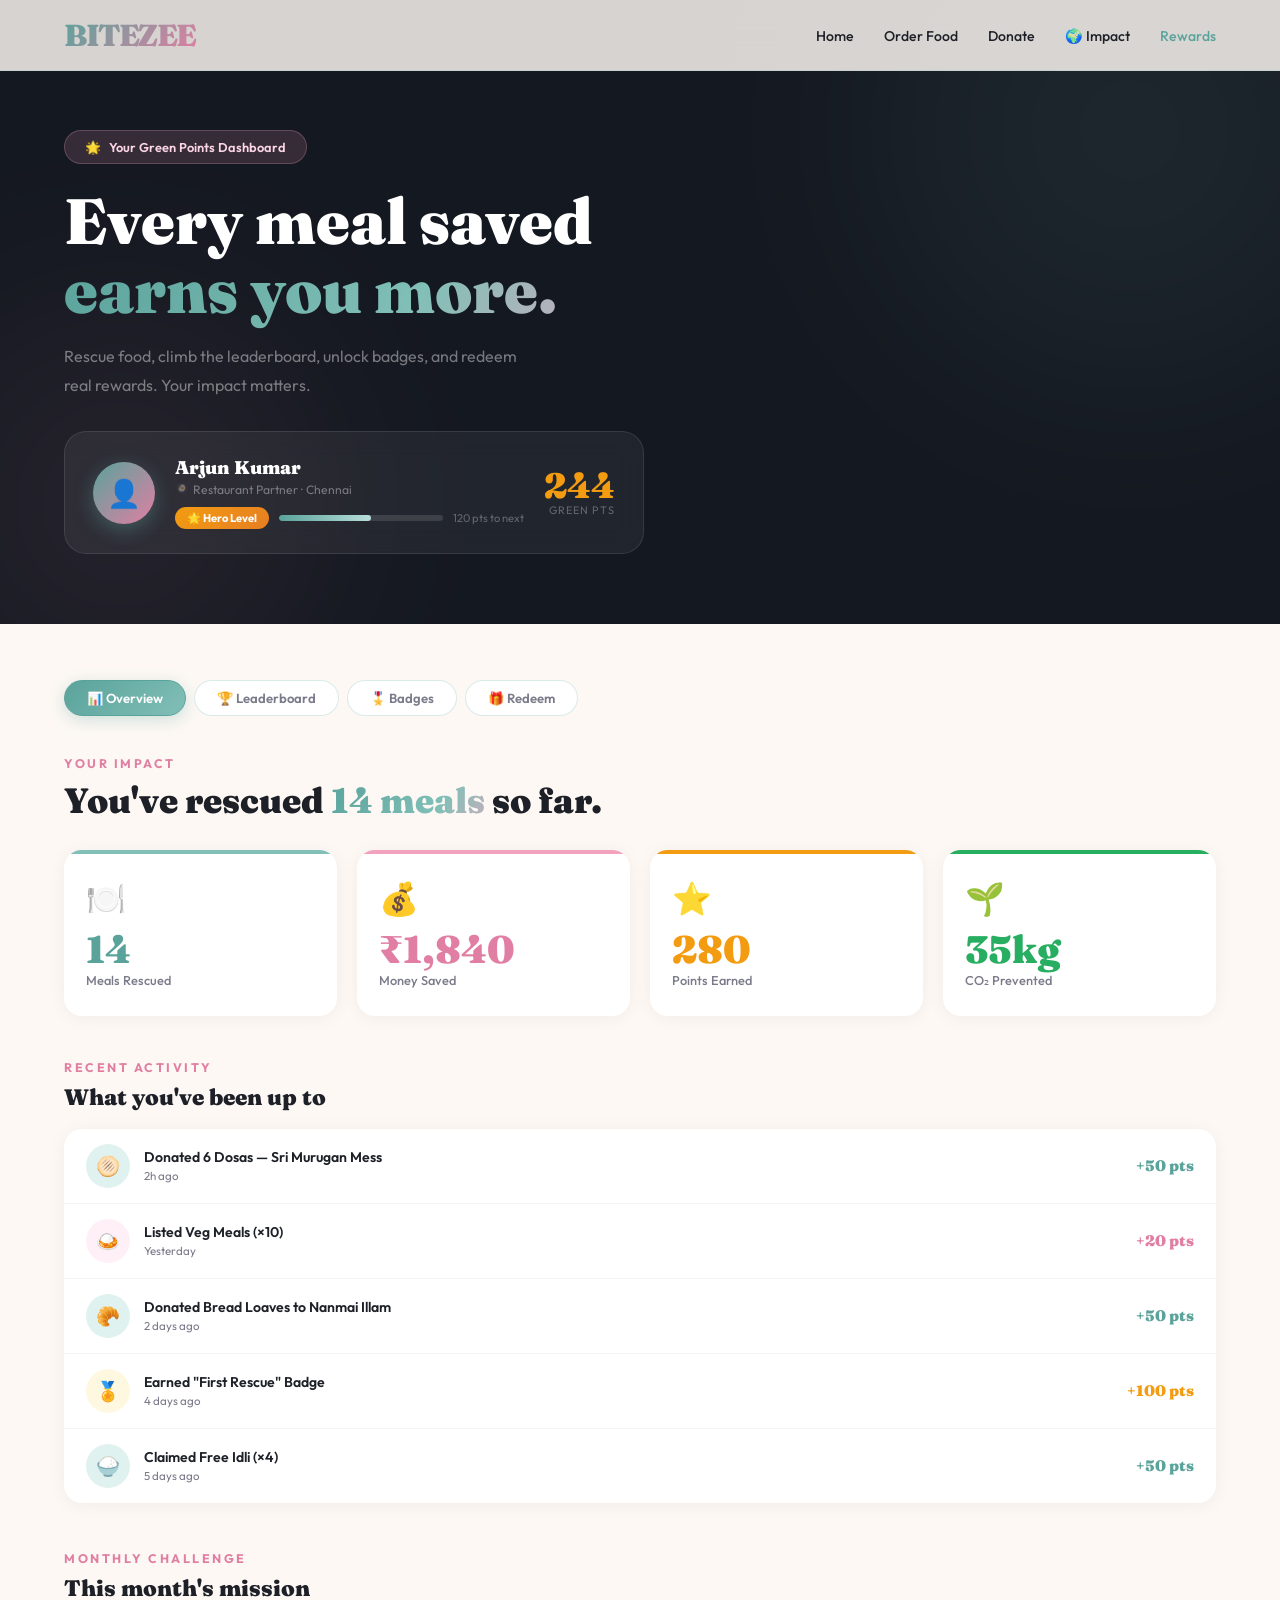
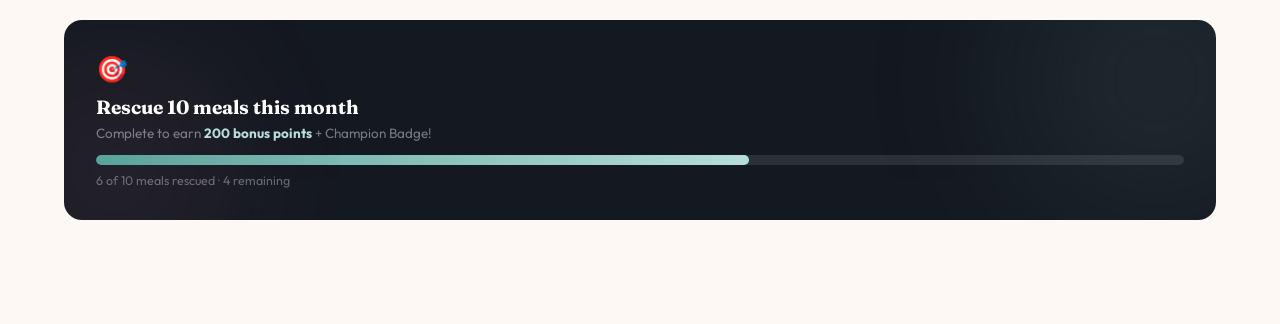
<file: templates/rewards.html>
<!DOCTYPE html>
<html lang="en">
<head>
<meta charset="UTF-8"/>
<meta name="viewport" content="width=device-width, initial-scale=1.0"/>
<title>BITEZEE – Rewards & Leaderboard</title>
<link href="https://fonts.googleapis.com/css2?family=Fraunces:ital,opsz,wght@0,9..144,300;0,9..144,700;0,9..144,900;1,9..144,700&family=Outfit:wght@300;400;500;600;700&display=swap" rel="stylesheet"/>
<style>
:root{
  --green:#81BFB7;--gd:#5aa39b;--gl:#b8ddd9;--gll:#e0f2ef;
  --pink:#F3A2BE;--pd:#e07fa3;--pl:#fbd5e6;--pll:#fef0f6;
  --cream:#FDF8F4;--dark:#141820;--text:#1e2028;--muted:#7a7a8a;
  --gold:#f39c12;--r:18px;
}
*{margin:0;padding:0;box-sizing:border-box}
html{scroll-behavior:smooth}
body{font-family:'Outfit',sans-serif;background:var(--cream);color:var(--text);overflow-x:hidden}

/* ── SHINE ── */
.shine{background:linear-gradient(120deg,var(--gd) 0%,var(--green) 30%,var(--pink) 55%,var(--pd) 75%,var(--gd) 100%);background-size:250% auto;-webkit-background-clip:text;-webkit-text-fill-color:transparent;background-clip:text;animation:shine 4s linear infinite}
@keyframes shine{to{background-position:250% center}}
.shine-pink{background:linear-gradient(120deg,var(--pd) 0%,var(--pink) 35%,var(--green) 60%,var(--gd) 85%,var(--pd) 100%);background-size:250% auto;-webkit-background-clip:text;-webkit-text-fill-color:transparent;background-clip:text;animation:shine 3.5s linear infinite}

/* ── NAV ── */
nav{position:fixed;top:0;width:100%;z-index:999;display:flex;align-items:center;justify-content:space-between;padding:16px 5%;background:rgba(253,248,244,0.84);backdrop-filter:blur(20px);border-bottom:1px solid rgba(129,191,183,0.18)}
.nav-logo{font-family:'Fraunces',serif;font-size:1.9rem;font-weight:900;letter-spacing:-1.5px;background:linear-gradient(135deg,var(--gd),var(--pd));-webkit-background-clip:text;-webkit-text-fill-color:transparent;background-clip:text;text-decoration:none}
.nav-links{display:flex;gap:30px;list-style:none}
.nav-links a{text-decoration:none;color:var(--text);font-weight:500;font-size:.88rem;transition:color .2s}
.nav-links a:hover,.nav-links a.active{color:var(--gd)}

/* ── HERO ── */
#hero{min-height:60vh;display:flex;align-items:center;padding:130px 5% 70px;position:relative;overflow:hidden;background:var(--dark)}
#hero::before{content:'';position:absolute;top:-120px;right:-100px;width:500px;height:500px;background:var(--green);border-radius:50%;filter:blur(120px);opacity:.09}
#hero::after{content:'';position:absolute;bottom:-80px;left:-80px;width:400px;height:400px;background:var(--pink);border-radius:50%;filter:blur(110px);opacity:.08}
.hero-left{flex:1;position:relative;z-index:2}
.hero-badge{display:inline-flex;align-items:center;gap:8px;background:rgba(243,162,190,.15);color:var(--pl);padding:8px 20px;border-radius:50px;font-size:.8rem;font-weight:600;margin-bottom:22px;border:1px solid rgba(243,162,190,.25)}
.hero-title{font-family:'Fraunces',serif;font-size:clamp(2.4rem,5vw,4rem);line-height:1.08;font-weight:900;color:#fff;margin-bottom:18px}
.hero-sub{font-size:1rem;color:rgba(255,255,255,.42);line-height:1.78;max-width:480px;margin-bottom:32px}

/* ── USER CARD ── */
.user-card{background:rgba(255,255,255,.06);border:1px solid rgba(255,255,255,.1);border-radius:22px;padding:24px 28px;display:flex;align-items:center;gap:20px;backdrop-filter:blur(12px);max-width:580px;animation:fadeUp .7s .3s ease both}
@keyframes fadeUp{from{opacity:0;transform:translateY(22px)}to{opacity:1;transform:none}}
.u-avatar{width:62px;height:62px;border-radius:50%;background:linear-gradient(135deg,var(--gd),var(--pd));display:flex;align-items:center;justify-content:center;font-size:1.7rem;flex-shrink:0;box-shadow:0 6px 20px rgba(90,163,155,.4)}
.u-name{font-family:'Fraunces',serif;font-size:1.15rem;font-weight:900;color:#fff;margin-bottom:3px}
.u-role{font-size:.76rem;color:rgba(255,255,255,.38);margin-bottom:10px}
.u-level-row{display:flex;align-items:center;gap:10px}
.u-badge{background:linear-gradient(135deg,var(--gold),#e67e22);color:#fff;font-size:.7rem;font-weight:700;padding:4px 12px;border-radius:50px;flex-shrink:0}
.u-bar{flex:1;height:6px;background:rgba(255,255,255,.12);border-radius:50px;overflow:hidden}
.u-fill{height:100%;background:linear-gradient(90deg,var(--gd),var(--gl));border-radius:50px;transition:width 1.5s ease}
.u-pts{text-align:right;flex-shrink:0}
.pts-big{font-family:'Fraunces',serif;font-size:2.2rem;font-weight:900;color:var(--gold);line-height:1}
.pts-lbl{font-size:.68rem;color:rgba(255,255,255,.3);letter-spacing:1px;text-transform:uppercase}

/* ── MAIN ── */
.main{padding:56px 5%}

/* ── PAGE TABS ── */
.page-tabs{display:flex;gap:8px;margin-bottom:40px;flex-wrap:wrap}
.ptab{padding:9px 22px;border-radius:50px;border:1.5px solid rgba(129,191,183,.3);background:#fff;color:var(--muted);font-size:.82rem;font-weight:600;cursor:pointer;transition:all .2s;font-family:'Outfit',sans-serif}
.ptab:hover,.ptab.active{background:linear-gradient(135deg,var(--gd),var(--green));color:#fff;border-color:var(--gd);box-shadow:0 4px 16px rgba(90,163,155,.28)}

/* ── STATS GRID ── */
.stats-grid{display:grid;grid-template-columns:repeat(4,1fr);gap:20px;margin-bottom:44px}
.stat-card{background:#fff;border-radius:var(--r);padding:28px 22px;position:relative;overflow:hidden;box-shadow:0 2px 18px rgba(0,0,0,.05);transition:transform .35s,box-shadow .35s;cursor:default}
.stat-card:hover{transform:translateY(-6px);box-shadow:0 16px 44px rgba(0,0,0,.1)}
.stat-card::before{content:'';position:absolute;top:0;left:0;right:0;height:4px}
.stat-card.gc::before{background:var(--green)}
.stat-card.pc::before{background:var(--pink)}
.stat-card.oc::before{background:var(--gold)}
.stat-card.bc::before{background:#27ae60}
.stat-icon{font-size:2rem;margin-bottom:12px;display:block}
.stat-num{font-family:'Fraunces',serif;font-size:2.4rem;font-weight:900;line-height:1;margin-bottom:4px}
.stat-card.gc .stat-num{color:var(--gd)}
.stat-card.pc .stat-num{color:var(--pd)}
.stat-card.oc .stat-num{color:var(--gold)}
.stat-card.bc .stat-num{color:#27ae60}
.stat-lbl{font-size:.8rem;color:var(--muted);font-weight:500}

/* ── SECTION TITLE ── */
.section-eyebrow{font-size:.78rem;font-weight:700;letter-spacing:2.5px;text-transform:uppercase;color:var(--pd);margin-bottom:10px}
.section-title{font-family:'Fraunces',serif;font-size:clamp(1.6rem,3vw,2.2rem);font-weight:900;line-height:1.15;margin-bottom:28px}

/* ── ACTIVITY FEED ── */
.activity-feed{background:#fff;border-radius:var(--r);box-shadow:0 2px 18px rgba(0,0,0,.05);overflow:hidden;margin-bottom:48px}
.act-row{display:flex;align-items:center;gap:14px;padding:15px 22px;border-bottom:1px solid rgba(0,0,0,.04);transition:background .2s}
.act-row:last-child{border-bottom:none}
.act-row:hover{background:var(--gll)}
.act-dot{width:44px;height:44px;border-radius:50%;display:flex;align-items:center;justify-content:center;font-size:1.2rem;flex-shrink:0}
.act-pts{font-family:'Fraunces',serif;font-size:.95rem;font-weight:900;white-space:nowrap}

/* ── CHALLENGE CARD ── */
.challenge-card{background:var(--dark);border-radius:var(--r);padding:32px;color:#fff;margin-bottom:48px;position:relative;overflow:hidden}
.challenge-card::before{content:'';position:absolute;top:-80px;right:-80px;width:280px;height:280px;background:var(--green);border-radius:50%;filter:blur(90px);opacity:.12}
.challenge-card::after{content:'';position:absolute;bottom:-60px;left:-60px;width:220px;height:220px;background:var(--pink);border-radius:50%;filter:blur(80px);opacity:.1}
.ch-inner{position:relative;z-index:1}
.ch-bar{background:rgba(255,255,255,.1);border-radius:50px;height:10px;margin:14px 0 8px;overflow:hidden}
.ch-fill{height:100%;background:linear-gradient(90deg,var(--gd),var(--gl));border-radius:50px}

/* ── LEADERBOARD ── */
.lb-wrap{background:#fff;border-radius:var(--r);box-shadow:0 2px 18px rgba(0,0,0,.05);overflow:hidden;margin-bottom:48px}
.lb-head{padding:22px 26px;border-bottom:1px solid rgba(0,0,0,.05);display:flex;align-items:center;justify-content:space-between}
.lb-head h3{font-family:'Fraunces',serif;font-size:1.15rem;font-weight:900}
.lb-chips{display:flex;gap:6px}
.lb-chip{padding:5px 14px;border-radius:50px;border:1.5px solid rgba(129,191,183,.3);background:transparent;color:var(--muted);font-size:.72rem;font-weight:600;cursor:pointer;font-family:'Outfit',sans-serif;transition:all .2s}
.lb-chip.on{background:var(--gd);color:#fff;border-color:var(--gd)}
.lb-row{display:flex;align-items:center;gap:14px;padding:14px 26px;border-bottom:1px solid rgba(0,0,0,.04);transition:background .2s}
.lb-row:last-child{border-bottom:none}
.lb-row:hover{background:var(--gll)}
.lb-row.me{background:rgba(129,191,183,.1);border-left:3px solid var(--gd)}
.lb-rank{font-family:'Fraunces',serif;font-size:1.2rem;font-weight:900;width:38px;text-align:center;flex-shrink:0}
.lb-avatar{width:42px;height:42px;border-radius:50%;display:flex;align-items:center;justify-content:center;font-size:1.1rem;flex-shrink:0}
.lb-name{font-weight:700;font-size:.9rem}
.lb-meta{font-size:.72rem;color:var(--muted);margin-top:2px}
.lb-pts-val{font-family:'Fraunces',serif;font-size:1.1rem;font-weight:900;color:var(--gold);flex-shrink:0}
.you-tag{background:var(--gll);color:var(--gd);font-size:.64rem;font-weight:700;padding:2px 8px;border-radius:50px;margin-left:6px}

/* ── BADGES ── */
.badges-grid{display:grid;grid-template-columns:repeat(auto-fill,minmax(140px,1fr));gap:16px;margin-bottom:48px}
.badge-card{background:#fff;border-radius:var(--r);padding:22px 14px;text-align:center;box-shadow:0 2px 18px rgba(0,0,0,.05);transition:transform .3s,box-shadow .3s;cursor:default}
.badge-card:hover{transform:translateY(-5px);box-shadow:0 14px 36px rgba(0,0,0,.1)}
.badge-card.locked{opacity:.3;filter:grayscale(1)}
.badge-icon{font-size:2.3rem;margin-bottom:11px;display:block}
.badge-name{font-weight:700;font-size:.82rem;margin-bottom:3px}
.badge-desc{font-size:.7rem;color:var(--muted);line-height:1.45}
.earned-tag{display:inline-block;background:var(--gll);color:var(--gd);font-size:.66rem;font-weight:700;padding:3px 9px;border-radius:50px;margin-top:7px}

/* ── REWARDS ── */
.rewards-grid{display:grid;grid-template-columns:repeat(auto-fill,minmax(220px,1fr));gap:18px}
.reward-card{background:#fff;border-radius:var(--r);padding:22px;box-shadow:0 2px 18px rgba(0,0,0,.05);border:1.5px solid rgba(0,0,0,.05);transition:transform .3s,box-shadow .3s;cursor:pointer}
.reward-card:hover{transform:translateY(-5px);box-shadow:0 14px 36px rgba(0,0,0,.1)}
.reward-icon{font-size:2.1rem;margin-bottom:12px;display:block}
.reward-name{font-weight:700;font-size:.92rem;margin-bottom:5px}
.reward-desc{font-size:.78rem;color:var(--muted);line-height:1.55;margin-bottom:14px}
.reward-bottom{display:flex;align-items:center;justify-content:space-between}
.pts-cost{font-family:'Fraunces',serif;font-size:1rem;font-weight:900;color:var(--gold)}
.redeem-btn{padding:7px 16px;border-radius:50px;background:linear-gradient(135deg,var(--gd),var(--green));color:#fff;font-size:.75rem;font-weight:700;border:none;cursor:pointer;font-family:'Outfit',sans-serif;transition:all .2s;box-shadow:0 3px 12px rgba(90,163,155,.28)}
.redeem-btn:hover{transform:translateY(-2px);box-shadow:0 7px 18px rgba(90,163,155,.38)}
.redeem-btn.done{background:var(--gll);color:var(--gd);cursor:not-allowed;transform:none;box-shadow:none}

/* ── CONFETTI ── */
.conf{position:fixed;pointer-events:none;z-index:9999;border-radius:2px;animation:confFall linear both}
@keyframes confFall{0%{transform:translateY(-10px) rotate(0deg);opacity:1}100%{transform:translateY(100vh) rotate(720deg);opacity:0}}

/* ── REVEAL ── */
.reveal{opacity:0;transform:translateY(28px);transition:opacity .65s ease,transform .65s ease}
.reveal.visible{opacity:1;transform:none}

@media(max-width:900px){.stats-grid{grid-template-columns:1fr 1fr}.nav-links{display:none}}
@media(max-width:560px){.stats-grid{grid-template-columns:1fr}.user-card{flex-direction:column;text-align:center}}
</style>
</head>
<body>

<nav>
  <a href="/" class="nav-logo">BITEZEE</a>
  <ul class="nav-links">
    <li><a href="/">Home</a></li>
    <li><a href="/order">Order Food</a></li>
    <li><a href="/donate">Donate</a></li>
    <li><a href="/impact">🌍 Impact</a></li>
    <li><a href="/rewards" class="active">Rewards</a></li>
  </ul>
</nav>

<!-- HERO -->
<section id="hero">
  <div class="hero-left">
    <div class="hero-badge"><span>🌟</span><span>Your Green Points Dashboard</span></div>
    <h1 class="hero-title">Every meal saved<br><span class="shine">earns you more.</span></h1>
    <p class="hero-sub">Rescue food, climb the leaderboard, unlock badges, and redeem real rewards. Your impact matters.</p>
    <div class="user-card">
      <div class="u-avatar">👤</div>
      <div style="flex:1">
        <div class="u-name">Arjun Kumar</div>
        <div class="u-role">🍳 Restaurant Partner · Chennai</div>
        <div class="u-level-row">
          <span class="u-badge">🌟 Hero Level</span>
          <div class="u-bar"><div class="u-fill" id="uFill" style="width:0%"></div></div>
          <span style="font-size:.7rem;color:rgba(255,255,255,.3);flex-shrink:0">120 pts to next</span>
        </div>
      </div>
      <div class="u-pts">
        <div class="pts-big" id="heroPts">0</div>
        <div class="pts-lbl">Green Pts</div>
      </div>
    </div>
  </div>
</section>

<div class="main">
  <!-- PAGE TABS -->
  <div class="page-tabs">
    <button class="ptab active" onclick="showTab('overview')">📊 Overview</button>
    <button class="ptab" onclick="showTab('leaderboard')">🏆 Leaderboard</button>
    <button class="ptab" onclick="showTab('badges')">🎖️ Badges</button>
    <button class="ptab" onclick="showTab('redeem')">🎁 Redeem</button>
  </div>

  <!-- OVERVIEW -->
  <div id="tab-overview">
    <div class="section-eyebrow">YOUR IMPACT</div>
    <h2 class="section-title">You've rescued <span class="shine">14 meals</span> so far.</h2>
    <div class="stats-grid">
      <div class="stat-card gc reveal"><span class="stat-icon">🍽️</span><div class="stat-num counter" data-target="14">0</div><div class="stat-lbl">Meals Rescued</div></div>
      <div class="stat-card pc reveal"><span class="stat-icon">💰</span><div class="stat-num" id="statSaved">₹0</div><div class="stat-lbl">Money Saved</div></div>
      <div class="stat-card oc reveal"><span class="stat-icon">⭐</span><div class="stat-num counter" data-target="280">0</div><div class="stat-lbl">Points Earned</div></div>
      <div class="stat-card bc reveal"><span class="stat-icon">🌱</span><div class="stat-num" id="statCO2">0kg</div><div class="stat-lbl">CO₂ Prevented</div></div>
    </div>

    <div class="section-eyebrow">RECENT ACTIVITY</div>
    <h2 class="section-title" style="font-size:1.4rem;margin-bottom:18px">What you've been up to</h2>
    <div class="activity-feed reveal" id="actFeed"></div>

    <div class="section-eyebrow">MONTHLY CHALLENGE</div>
    <h2 class="section-title" style="font-size:1.4rem;margin-bottom:18px">This month's mission</h2>
    <div class="challenge-card reveal">
      <div class="ch-inner">
        <div style="font-size:1.6rem;margin-bottom:10px">🎯</div>
        <h3 style="font-family:'Fraunces',serif;font-size:1.2rem;margin-bottom:6px">Rescue 10 meals this month</h3>
        <p style="color:rgba(255,255,255,.42);font-size:.84rem;margin-bottom:0">Complete to earn <strong style="color:var(--gl)">200 bonus points</strong> + Champion Badge!</p>
        <div class="ch-bar"><div class="ch-fill" style="width:60%"></div></div>
        <p style="font-size:.78rem;color:rgba(255,255,255,.35)">6 of 10 meals rescued · 4 remaining</p>
      </div>
    </div>
  </div>

  <!-- LEADERBOARD -->
  <div id="tab-leaderboard" style="display:none">
    <div class="section-eyebrow">TOP RESCUERS</div>
    <h2 class="section-title">Chennai's <span class="shine-pink">food heroes</span></h2>
    <div class="lb-wrap reveal">
      <div class="lb-head">
        <h3>🏆 City Leaderboard</h3>
        <div class="lb-chips">
          <button class="lb-chip on" onclick="lbFilter('weekly',this)">Weekly</button>
          <button class="lb-chip" onclick="lbFilter('monthly',this)">Monthly</button>
          <button class="lb-chip" onclick="lbFilter('alltime',this)">All Time</button>
        </div>
      </div>
      <div id="lbBody"></div>
    </div>
  </div>

  <!-- BADGES -->
  <div id="tab-badges" style="display:none">
    <div class="section-eyebrow">ACHIEVEMENTS</div>
    <h2 class="section-title">Your <span class="shine">badges</span></h2>
    <div class="badges-grid" id="badgesGrid"></div>
  </div>

  <!-- REDEEM -->
  <div id="tab-redeem" style="display:none">
    <div class="section-eyebrow">REWARDS STORE</div>
    <h2 class="section-title">Spend your <span class="shine-pink">Green Points</span></h2>
    <p style="color:var(--muted);font-size:.92rem;margin-bottom:28px;max-width:500px;line-height:1.7">Turn your rescue points into real perks. You have <strong style="color:var(--gd)" id="ptsDisplay">280 pts</strong> ready to spend.</p>
    <div class="rewards-grid" id="rewardsGrid"></div>
  </div>
</div>

<script>
const user={points:280,meals:14,saved:1840,co2:35};
const activities=[
  {e:'🫓',n:'Donated 6 Dosas — Sri Murugan Mess',p:'+50 pts',t:'2h ago',bg:'var(--gll)',c:'var(--gd)'},
  {e:'🍛',n:'Listed Veg Meals (×10)',p:'+20 pts',t:'Yesterday',bg:'var(--pll)',c:'var(--pd)'},
  {e:'🥐',n:'Donated Bread Loaves to Nanmai Illam',p:'+50 pts',t:'2 days ago',bg:'var(--gll)',c:'var(--gd)'},
  {e:'🏅',n:'Earned "First Rescue" Badge',p:'+100 pts',t:'4 days ago',bg:'#fff8e1',c:'var(--gold)'},
  {e:'🍚',n:'Claimed Free Idli (×4)',p:'+50 pts',t:'5 days ago',bg:'var(--gll)',c:'var(--gd)'},
];
const lbData={
  weekly:[
    {r:1,n:'Sri Murugan Mess',role:'Restaurant',pts:480,e:'🏠',isMe:false,tr:'+12'},
    {r:2,n:'Annapoorna Hotel',role:'Restaurant',pts:390,e:'🍽️',isMe:false,tr:'+8'},
    {r:3,n:'Nanmai Illam NGO',role:'NGO',pts:310,e:'🏠',isMe:false,tr:'+5'},
    {r:4,n:'Arjun Kumar',role:'Donor',pts:280,e:'👤',isMe:true,tr:'+3'},
    {r:5,n:'Green Leaf Cafe',role:'Restaurant',pts:245,e:'🌿',isMe:false,tr:'-2'},
    {r:6,n:"Farouk's Kitchen",role:'Restaurant',pts:210,e:'🥘',isMe:false,tr:'+1'},
    {r:7,n:'Priya Sharma',role:'Buyer',pts:185,e:'🙋',isMe:false,tr:'0'},
    {r:8,n:'Hope Foundation',role:'NGO',pts:170,e:'❤️',isMe:false,tr:'+6'},
  ],
  monthly:[
    {r:1,n:'Annapoorna Hotel',role:'Restaurant',pts:1840,e:'🍽️',isMe:false,tr:'+28'},
    {r:2,n:'Sri Murugan Mess',role:'Restaurant',pts:1620,e:'🏠',isMe:false,tr:'+15'},
    {r:3,n:'Arjun Kumar',role:'Donor',pts:1280,e:'👤',isMe:true,tr:'+10'},
    {r:4,n:'Nanmai Illam NGO',role:'NGO',pts:1100,e:'🏠',isMe:false,tr:'+20'},
    {r:5,n:'Green Leaf Cafe',role:'Restaurant',pts:980,e:'🌿',isMe:false,tr:'-5'},
  ],
  alltime:[
    {r:1,n:'Annapoorna Hotel',role:'Restaurant',pts:12500,e:'🍽️',isMe:false,tr:''},
    {r:2,n:'Sri Murugan Mess',role:'Restaurant',pts:9800,e:'🏠',isMe:false,tr:''},
    {r:3,n:'Nanmai Illam NGO',role:'NGO',pts:7400,e:'🏠',isMe:false,tr:''},
    {r:4,n:"Farouk's Kitchen",role:'Restaurant',pts:6200,e:'🥘',isMe:false,tr:''},
    {r:5,n:'Arjun Kumar',role:'Donor',pts:4800,e:'👤',isMe:true,tr:''},
  ]
};
const badges=[
  {i:'🌱',n:'First Rescue',d:'Rescue your first meal',earned:true},
  {i:'🔥',n:'On Fire',d:'5 rescues in a week',earned:true},
  {i:'🌿',n:'Food Guardian',d:'Rescue 10 meals total',earned:true},
  {i:'❤️',n:'Heart of Gold',d:'Donate 5 free meals to NGOs',earned:true},
  {i:'⭐',n:'Rising Star',d:'Reach 200 points',earned:true},
  {i:'🏆',n:'Champion',d:'Reach 500 points',earned:false},
  {i:'🌍',n:'Eco Warrior',d:'Save 50kg CO₂',earned:false},
  {i:'💧',n:'Water Saver',d:'10,000ml water saved',earned:false},
  {i:'🍛',n:'Biryani Boss',d:'Rescue 20 meals',earned:false},
  {i:'🤝',n:'Community Hero',d:'Help 5 different NGOs',earned:false},
  {i:'📅',n:'Streak Master',d:'Rescue daily for 7 days',earned:false},
  {i:'🎖️',n:'Platinum Donor',d:'Donate 100 free meals',earned:false},
];
const rewards=[
  {i:'☕',n:'Free Coffee',d:'At any BITEZEE partner cafe',pts:50},
  {i:'🍕',n:'Pizza Discount',d:'30% off at partner restaurants',pts:80},
  {i:'🎟️',n:'Movie Ticket',d:'1 free ticket on BookMyShow',pts:200},
  {i:'🏷️',n:'₹50 Coupon',d:'₹50 off your next order',pts:100},
  {i:'🌿',n:'Plant a Tree',d:'We plant in your name',pts:150},
  {i:'📦',n:'BITEZEE Eco Kit',d:'Branded eco-friendly kit',pts:300},
  {i:'🎁',n:'Surprise Box',d:'Mystery reward delivered home',pts:500},
  {i:'🏆',n:'Hall of Fame',d:'Featured on BITEZEE website',pts:1000},
];

function init(){
  animNum('heroPts',user.points,1500);
  document.querySelectorAll('.counter').forEach(el=>animNum(el.id||el,+el.dataset.target,1300,el));
  setTimeout(()=>{document.getElementById('statSaved').textContent='₹'+user.saved.toLocaleString();},900);
  setTimeout(()=>{document.getElementById('statCO2').textContent=user.co2+'kg';},1000);
  setTimeout(()=>{document.getElementById('uFill').style.width='56%';},500);
  document.getElementById('ptsDisplay').textContent=user.points+' pts';

  // Activity
  document.getElementById('actFeed').innerHTML=activities.map(a=>`
    <div class="act-row">
      <div class="act-dot" style="background:${a.bg}">${a.e}</div>
      <div style="flex:1"><div style="font-weight:600;font-size:.88rem">${a.n}</div><div style="font-size:.72rem;color:var(--muted);margin-top:2px">${a.t}</div></div>
      <div class="act-pts" style="color:${a.c}">${a.p}</div>
    </div>
  `).join('');

  renderLB('weekly');
  document.getElementById('badgesGrid').innerHTML=badges.map(b=>`
    <div class="badge-card${b.earned?'':' locked'}">
      <span class="badge-icon">${b.i}</span>
      <div class="badge-name">${b.n}</div>
      <div class="badge-desc">${b.d}</div>
      ${b.earned?'<span class="earned-tag">✅ Earned</span>':''}
    </div>
  `).join('');
  document.getElementById('rewardsGrid').innerHTML=rewards.map((r,i)=>`
    <div class="reward-card">
      <span class="reward-icon">${r.i}</span>
      <div class="reward-name">${r.n}</div>
      <div class="reward-desc">${r.d}</div>
      <div class="reward-bottom">
        <span class="pts-cost">⭐ ${r.pts} pts</span>
        <button class="redeem-btn" id="rb${i}" onclick="redeem(${i},this)">Redeem</button>
      </div>
    </div>
  `).join('');

  // Reveal observer
  const obs=new IntersectionObserver(entries=>{entries.forEach(e=>{if(e.isIntersecting){e.target.classList.add('visible');e.target.querySelectorAll('.counter').forEach(el=>animNum(null,+el.dataset.target,1300,el));obs.unobserve(e.target);}});},{threshold:.15});
  document.querySelectorAll('.reveal').forEach(el=>obs.observe(el));
}

function animNum(id,target,dur,el){
  const elem=el||(id?document.getElementById(id):null);
  if(!elem)return;
  if(elem.dataset.animated)return;
  elem.dataset.animated='1';
  const step=target/(dur/16);let cur=0;
  const t=setInterval(()=>{cur=Math.min(cur+step,target);elem.textContent=Math.floor(cur);if(cur>=target)clearInterval(t);},16);
}

function showTab(t){
  ['overview','leaderboard','badges','redeem'].forEach(tab=>{
    document.getElementById('tab-'+tab).style.display=tab===t?'block':'none';
  });
  document.querySelectorAll('.ptab').forEach((b,i)=>b.classList.toggle('active',['overview','leaderboard','badges','redeem'][i]===t));
}

function lbFilter(f,el){
  document.querySelectorAll('.lb-chip').forEach(c=>c.classList.remove('on'));
  el.classList.add('on');
  renderLB(f);
}
function renderLB(f){
  const medals=['🥇','🥈','🥉'];
  document.getElementById('lbBody').innerHTML=lbData[f].map(r=>`
    <div class="lb-row${r.isMe?' me':''}">
      <div class="lb-rank" style="color:${r.r===1?'var(--gold)':r.r===2?'#95a5a6':r.r===3?'#cd6133':'var(--muted)'}">${r.r<=3?medals[r.r-1]:r.r}</div>
      <div class="lb-avatar" style="background:${r.isMe?'linear-gradient(135deg,var(--gd),var(--pd))':'var(--gll)'}">${r.e}</div>
      <div style="flex:1">
        <div class="lb-name">${r.n}${r.isMe?'<span class="you-tag">You</span>':''}</div>
        <div class="lb-meta">${r.role}${r.tr?` · <span style="color:${r.tr.startsWith('+')?'#27ae60':'var(--pd)'}">${r.tr.startsWith('-')?'↓':'↑'} ${r.tr.replace(/[+-]/,'')} this week</span>`:''}</div>
      </div>
      <div class="lb-pts-val">${r.pts.toLocaleString()} <span style="font-size:.7rem;color:var(--muted);font-family:'Outfit',sans-serif;font-weight:400">pts</span></div>
    </div>
  `).join('');
}

function redeem(i,btn){
  const r=rewards[i];
  if(user.points<r.pts){alert('Not enough points! You need '+r.pts+' pts.');return;}
  if(confirm('Redeem "'+r.n+'" for '+r.pts+' points?')){
    user.points-=r.pts;
    btn.textContent='Redeemed ✓';btn.classList.add('done');btn.disabled=true;
    document.getElementById('heroPts').textContent=user.points;
    document.getElementById('ptsDisplay').textContent=user.points+' pts';
    spawnConfetti();
  }
}
function spawnConfetti(){
  const cols=['#81BFB7','#F3A2BE','#f39c12','#5aa39b','#e07fa3'];
  for(let i=0;i<50;i++){
    const el=document.createElement('div');
    el.className='conf';
    el.style.cssText=`left:${Math.random()*100}vw;width:${6+Math.random()*9}px;height:${6+Math.random()*9}px;background:${cols[Math.floor(Math.random()*cols.length)]};border-radius:${Math.random()>.5?'50%':'3px'};animation-duration:${1.5+Math.random()*2.2}s;animation-delay:${Math.random()*.6}s`;
    document.body.appendChild(el);
    setTimeout(()=>el.remove(),4000);
  }
}
init();
</script>
</body>
</html>
</file>
